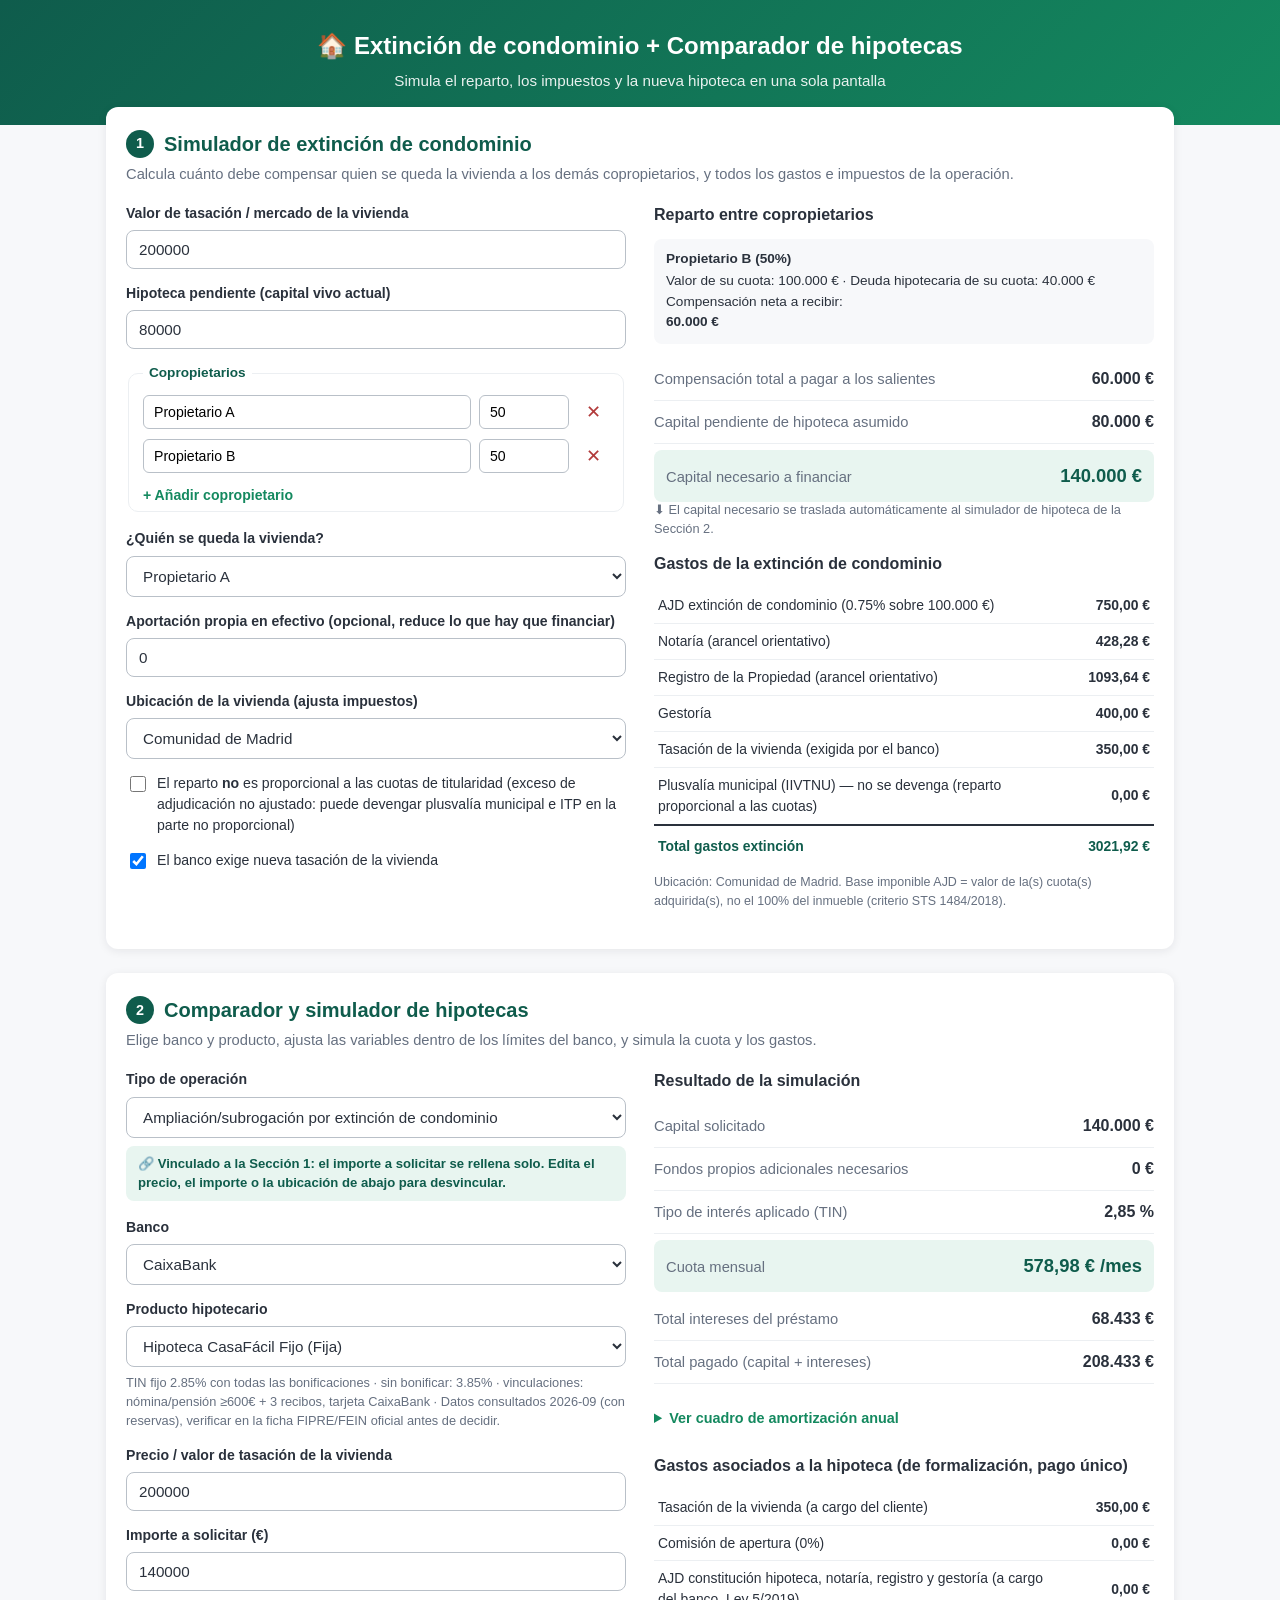
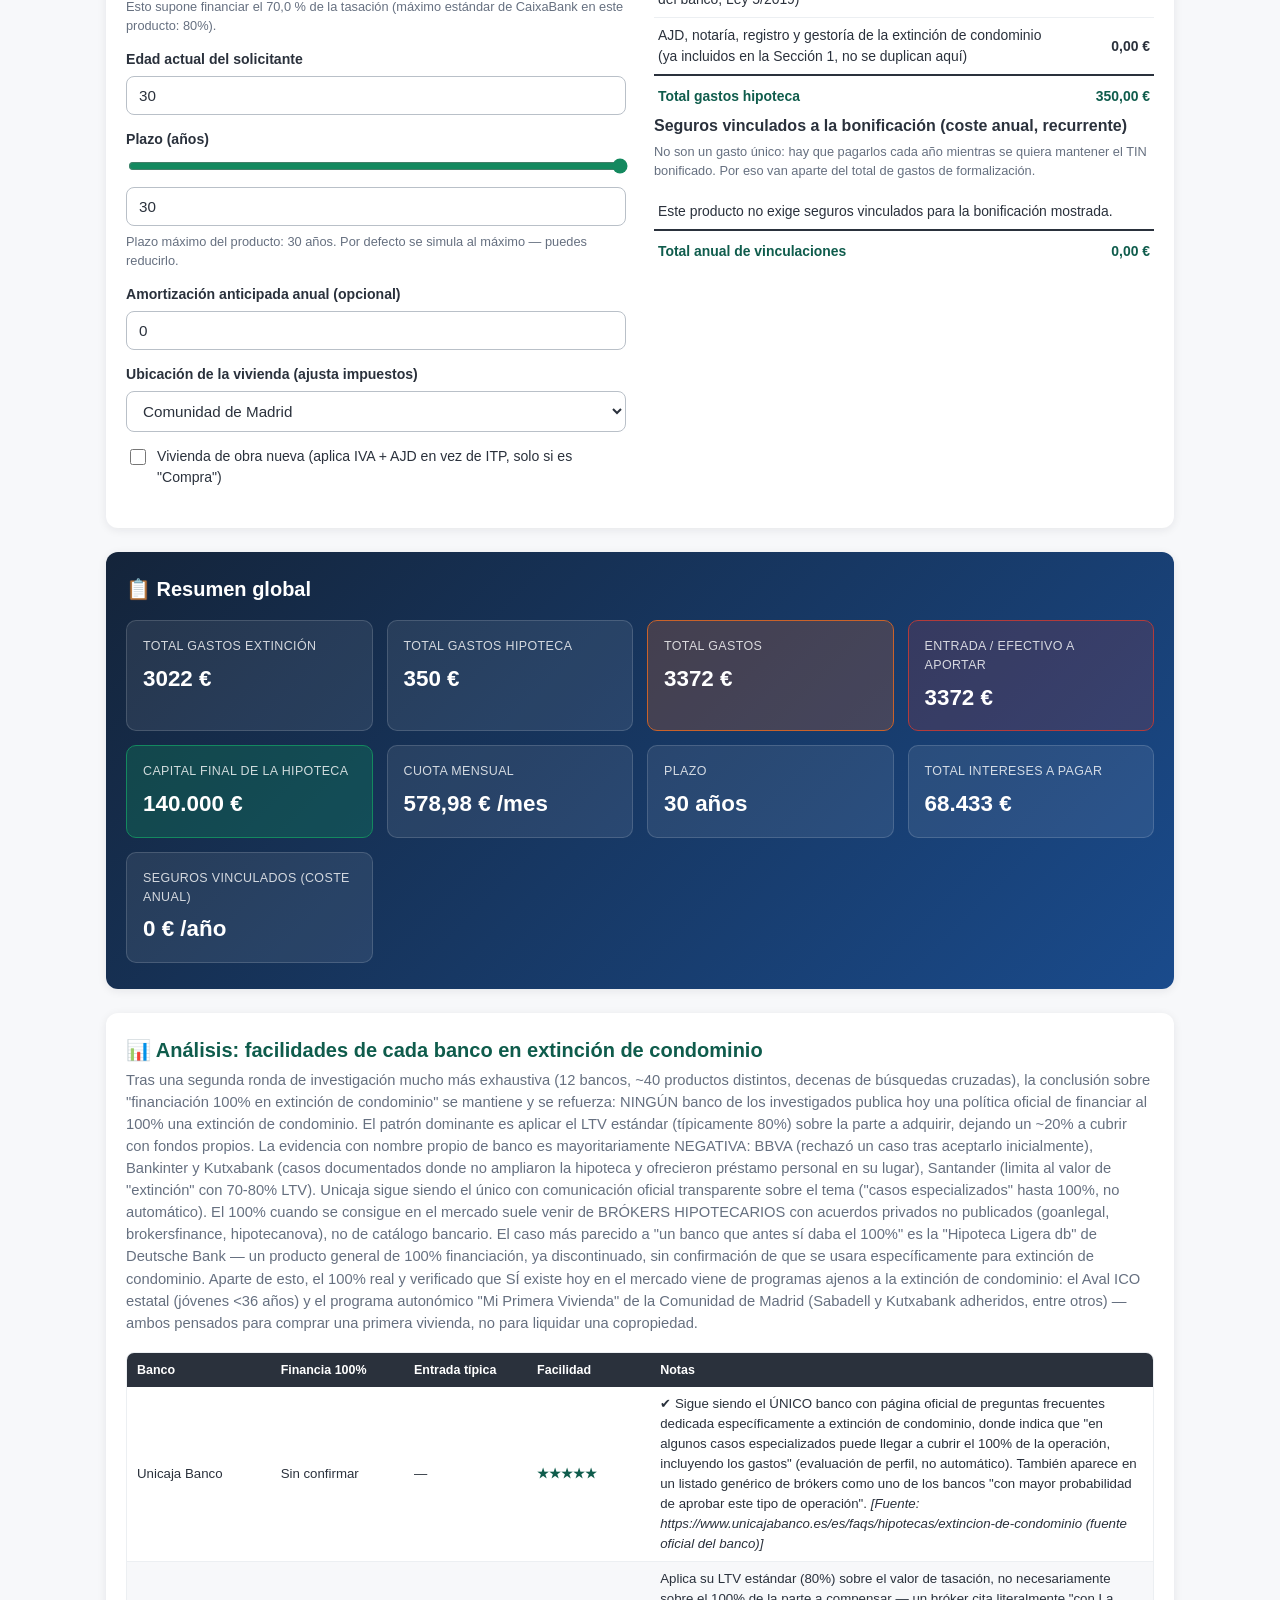
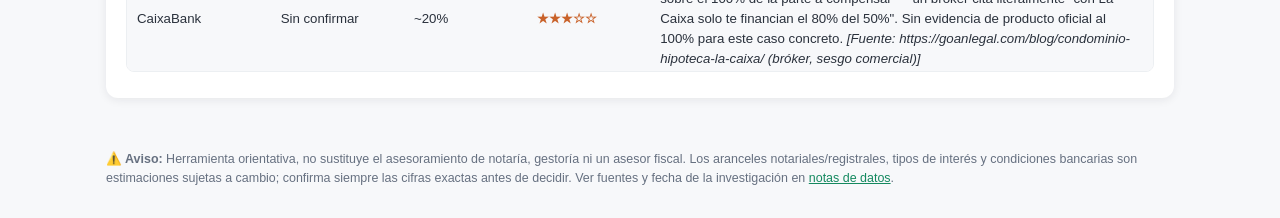
<file: hipoteca-extincion-condominio/index.html>
<!DOCTYPE html>
<html lang="es">
<head>
<meta charset="UTF-8">
<meta name="viewport" content="width=device-width, initial-scale=1, viewport-fit=cover">
<title>Simulador de Extinción de Condominio e Hipoteca</title>
<meta name="description" content="Simula una extinción de condominio real y compara hipotecas de los principales bancos españoles, con todos los gastos incluidos.">
<meta name="theme-color" content="#0f5c4c">
<link rel="manifest" href="manifest.json">
<link rel="icon" href="icons/icon-192.png">
<link rel="apple-touch-icon" href="icons/icon-192.png">
<link rel="stylesheet" href="css/style.css">
</head>
<body>

<header class="app-header">
  <h1>🏠 Extinción de condominio + Comparador de hipotecas</h1>
  <p class="subtitle">Simula el reparto, los impuestos y la nueva hipoteca en una sola pantalla</p>
</header>

<main>

  <!-- ===================== SECCIÓN 1: EXTINCIÓN DE CONDOMINIO ===================== -->
  <section id="seccion-extincion" class="panel">
    <h2><span class="badge">1</span> Simulador de extinción de condominio</h2>
    <p class="panel-desc">Calcula cuánto debe compensar quien se queda la vivienda a los demás copropietarios, y todos los gastos e impuestos de la operación.</p>

    <div class="grid-2col">
      <div class="form-col">

        <label>Valor de tasación / mercado de la vivienda
          <input type="number" id="ec-valor" value="200000" min="0" step="1000">
        </label>

        <label>Hipoteca pendiente (capital vivo actual)
          <input type="number" id="ec-hipoteca-pendiente" value="80000" min="0" step="1000">
        </label>

        <fieldset class="propietarios-fieldset">
          <legend>Copropietarios</legend>
          <div id="ec-propietarios-list"></div>
          <button type="button" id="ec-add-propietario" class="btn-link">+ Añadir copropietario</button>
        </fieldset>

        <label>¿Quién se queda la vivienda?
          <select id="ec-quien-se-queda"></select>
        </label>

        <label>Aportación propia en efectivo (opcional, reduce lo que hay que financiar)
          <input type="number" id="ec-aportacion" value="0" min="0" step="500">
        </label>

        <label>Ubicación de la vivienda (ajusta impuestos)
          <select id="ec-ubicacion">
            <option value="madrid" selected>Comunidad de Madrid</option>
            <option value="clm">Castilla-La Mancha — Guadalajara</option>
          </select>
        </label>

        <label class="checkbox-label">
          <input type="checkbox" id="ec-exceso-no-proporcional">
          <span>El reparto <strong>no</strong> es proporcional a las cuotas de titularidad (exceso de adjudicación no ajustado: puede devengar plusvalía municipal e ITP en la parte no proporcional)</span>
        </label>

        <label class="checkbox-label">
          <input type="checkbox" id="ec-requiere-tasacion" checked>
          <span>El banco exige nueva tasación de la vivienda</span>
        </label>
      </div>

      <div class="result-col">
        <h3>Reparto entre copropietarios</h3>
        <div id="ec-detalle-salientes" class="detalle-list"></div>

        <div class="stat-row"><span>Compensación total a pagar a los salientes</span><strong id="ec-compensacion-total">—</strong></div>
        <div class="stat-row"><span>Capital pendiente de hipoteca asumido</span><strong id="ec-hipoteca-asumida">—</strong></div>
        <div class="stat-row highlight"><span>Capital necesario a financiar</span><strong id="ec-capital-necesario">—</strong></div>

        <p class="hint">⬇ El capital necesario se traslada automáticamente al simulador de hipoteca de la Sección 2.</p>

        <h3>Gastos de la extinción de condominio</h3>
        <table class="tabla-gastos">
          <tbody id="ec-tabla-gastos"></tbody>
          <tfoot>
            <tr class="total-row"><td>Total gastos extinción</td><td id="ec-total-gastos">—</td></tr>
          </tfoot>
        </table>
        <p class="nota-fiscal" id="ec-nota-fiscal"></p>
      </div>
    </div>
  </section>

  <!-- ===================== SECCIÓN 2: COMPARADOR DE HIPOTECAS ===================== -->
  <section id="seccion-hipoteca" class="panel">
    <h2><span class="badge">2</span> Comparador y simulador de hipotecas</h2>
    <p class="panel-desc">Elige banco y producto, ajusta las variables dentro de los límites del banco, y simula la cuota y los gastos.</p>

    <div class="grid-2col">
      <div class="form-col">

        <label>Tipo de operación
          <select id="hi-tipo-operacion">
            <option value="extincion" selected>Ampliación/subrogación por extinción de condominio</option>
            <option value="compra">Compra de vivienda (hipoteca nueva)</option>
          </select>
        </label>

        <p id="hi-sync-status" class="sync-badge"></p>

        <label>Banco
          <select id="hi-banco"></select>
        </label>

        <label>Producto hipotecario
          <select id="hi-producto"></select>
        </label>
        <p class="hint" id="hi-producto-info"></p>

        <label>Precio / valor de tasación de la vivienda
          <input type="number" id="hi-precio" value="200000" min="0" step="1000">
        </label>

        <label>Importe a solicitar (€)
          <input type="number" id="hi-importe" value="160000" min="0" step="1000">
        </label>
        <p class="hint" id="hi-ltv-hint"></p>

        <label>Edad actual del solicitante
          <input type="number" id="hi-edad" value="30" min="18" max="85" step="1">
        </label>

        <label>Plazo (años)
          <input type="range" id="hi-plazo-range" min="1" max="40" value="30" step="1">
          <input type="number" id="hi-plazo" value="30" min="1" max="40" step="1">
        </label>
        <p class="hint" id="hi-plazo-hint"></p>

        <label>Amortización anticipada anual (opcional)
          <input type="number" id="hi-extra-anual" value="0" min="0" step="500">
        </label>

        <label>Ubicación de la vivienda (ajusta impuestos)
          <select id="hi-ubicacion">
            <option value="madrid" selected>Comunidad de Madrid</option>
            <option value="clm">Castilla-La Mancha — Guadalajara</option>
          </select>
        </label>

        <label class="checkbox-label">
          <input type="checkbox" id="hi-vivienda-nueva">
          <span>Vivienda de obra nueva (aplica IVA + AJD en vez de ITP, solo si es "Compra")</span>
        </label>
      </div>

      <div class="result-col">
        <h3>Resultado de la simulación</h3>
        <div class="stat-row"><span>Capital solicitado</span><strong id="hi-capital">—</strong></div>
        <div class="stat-row"><span id="hi-entrada-label">Entrada / fondos propios necesarios</span><strong id="hi-entrada">—</strong></div>
        <div class="stat-row"><span>Tipo de interés aplicado (TIN)</span><strong id="hi-tin">—</strong></div>
        <div class="stat-row highlight"><span>Cuota mensual</span><strong id="hi-cuota">—</strong></div>
        <div class="stat-row"><span>Total intereses del préstamo</span><strong id="hi-intereses">—</strong></div>
        <div class="stat-row"><span>Total pagado (capital + intereses)</span><strong id="hi-total-pagado">—</strong></div>

        <details class="tabla-amortizacion-details">
          <summary>Ver cuadro de amortización anual</summary>
          <div class="tabla-scroll">
            <table class="tabla-amortizacion">
              <thead><tr><th>Año</th><th>Cuota anual</th><th>Intereses</th><th>Amortizado</th><th>Pendiente</th></tr></thead>
              <tbody id="hi-tabla-amortizacion"></tbody>
            </table>
          </div>
        </details>

        <h3>Gastos asociados a la hipoteca (de formalización, pago único)</h3>
        <table class="tabla-gastos">
          <tbody id="hi-tabla-gastos"></tbody>
          <tfoot>
            <tr class="total-row"><td>Total gastos hipoteca</td><td id="hi-total-gastos">—</td></tr>
          </tfoot>
        </table>

        <h3>Seguros vinculados a la bonificación (coste anual, recurrente)</h3>
        <p class="hint">No son un gasto único: hay que pagarlos cada año mientras se quiera mantener el TIN bonificado. Por eso van aparte del total de gastos de formalización.</p>
        <table class="tabla-gastos">
          <tbody id="hi-tabla-vinculaciones"></tbody>
          <tfoot>
            <tr class="total-row"><td>Total anual de vinculaciones</td><td id="hi-total-vinculaciones">—</td></tr>
          </tfoot>
        </table>
      </div>
    </div>

  </section>

  <!-- ===================== RESUMEN GLOBAL ===================== -->
  <section id="seccion-resumen" class="panel resumen-global">
    <h2>📋 Resumen global</h2>
    <div class="cards-grid">
      <div class="card"><span>Total gastos extinción</span><strong id="rs-gastos-extincion">—</strong></div>
      <div class="card"><span>Total gastos hipoteca</span><strong id="rs-gastos-hipoteca">—</strong></div>
      <div class="card total-card"><span>TOTAL GASTOS</span><strong id="rs-total-gastos">—</strong></div>
      <div class="card entrada-card"><span>Entrada / efectivo a aportar</span><strong id="rs-entrada">—</strong></div>
      <div class="card capital-card"><span>Capital final de la hipoteca</span><strong id="rs-capital-final">—</strong></div>
      <div class="card"><span>Cuota mensual</span><strong id="rs-cuota">—</strong></div>
      <div class="card"><span>Plazo</span><strong id="rs-plazo">—</strong></div>
      <div class="card"><span>Total intereses a pagar</span><strong id="rs-intereses">—</strong></div>
      <div class="card"><span>Seguros vinculados (coste anual)</span><strong id="rs-vinculaciones">—</strong></div>
    </div>
  </section>

  <!-- ===================== ANÁLISIS DE BANCOS (extinción de condominio) ===================== -->
  <section id="seccion-analisis-bancos" class="panel analisis-bancos">
    <h2>📊 Análisis: facilidades de cada banco en extinción de condominio</h2>
    <p class="panel-desc">¿Qué banco financia el 100% de la compensación y cuál exige entrada? Datos recopilados de fuentes públicas y comparadores especializados (ver notas y disclaimer al pie).</p>
    <div class="tabla-scroll">
      <table class="tabla-bancos">
        <thead>
          <tr><th>Banco</th><th>Financia 100%</th><th>Entrada típica</th><th>Facilidad</th><th>Notas</th></tr>
        </thead>
        <tbody id="tabla-analisis-bancos"></tbody>
      </table>
    </div>
  </section>

</main>

<footer class="app-footer">
  <p><strong>⚠️ Aviso:</strong> Herramienta orientativa, no sustituye el asesoramiento de notaría, gestoría ni un asesor fiscal. Los aranceles notariales/registrales, tipos de interés y condiciones bancarias son estimaciones sujetas a cambio; confirma siempre las cifras exactas antes de decidir. Ver fuentes y fecha de la investigación en <a href="#" id="link-fuentes">notas de datos</a>.</p>
</footer>

<div id="fuentes-modal">
  <div class="modal-box">
    <button type="button" class="cerrar-modal" id="cerrar-fuentes">Cerrar ✕</button>
    <h3>Notas y fuentes de los datos</h3>
    <div id="fuentes-contenido"></div>
  </div>
</div>

<script src="js/calculos.js"></script>
<script src="js/fiscalidad-data.js"></script>
<script src="js/bancos-data.js"></script>
<script src="js/app.js"></script>
</body>
</html>
</file>
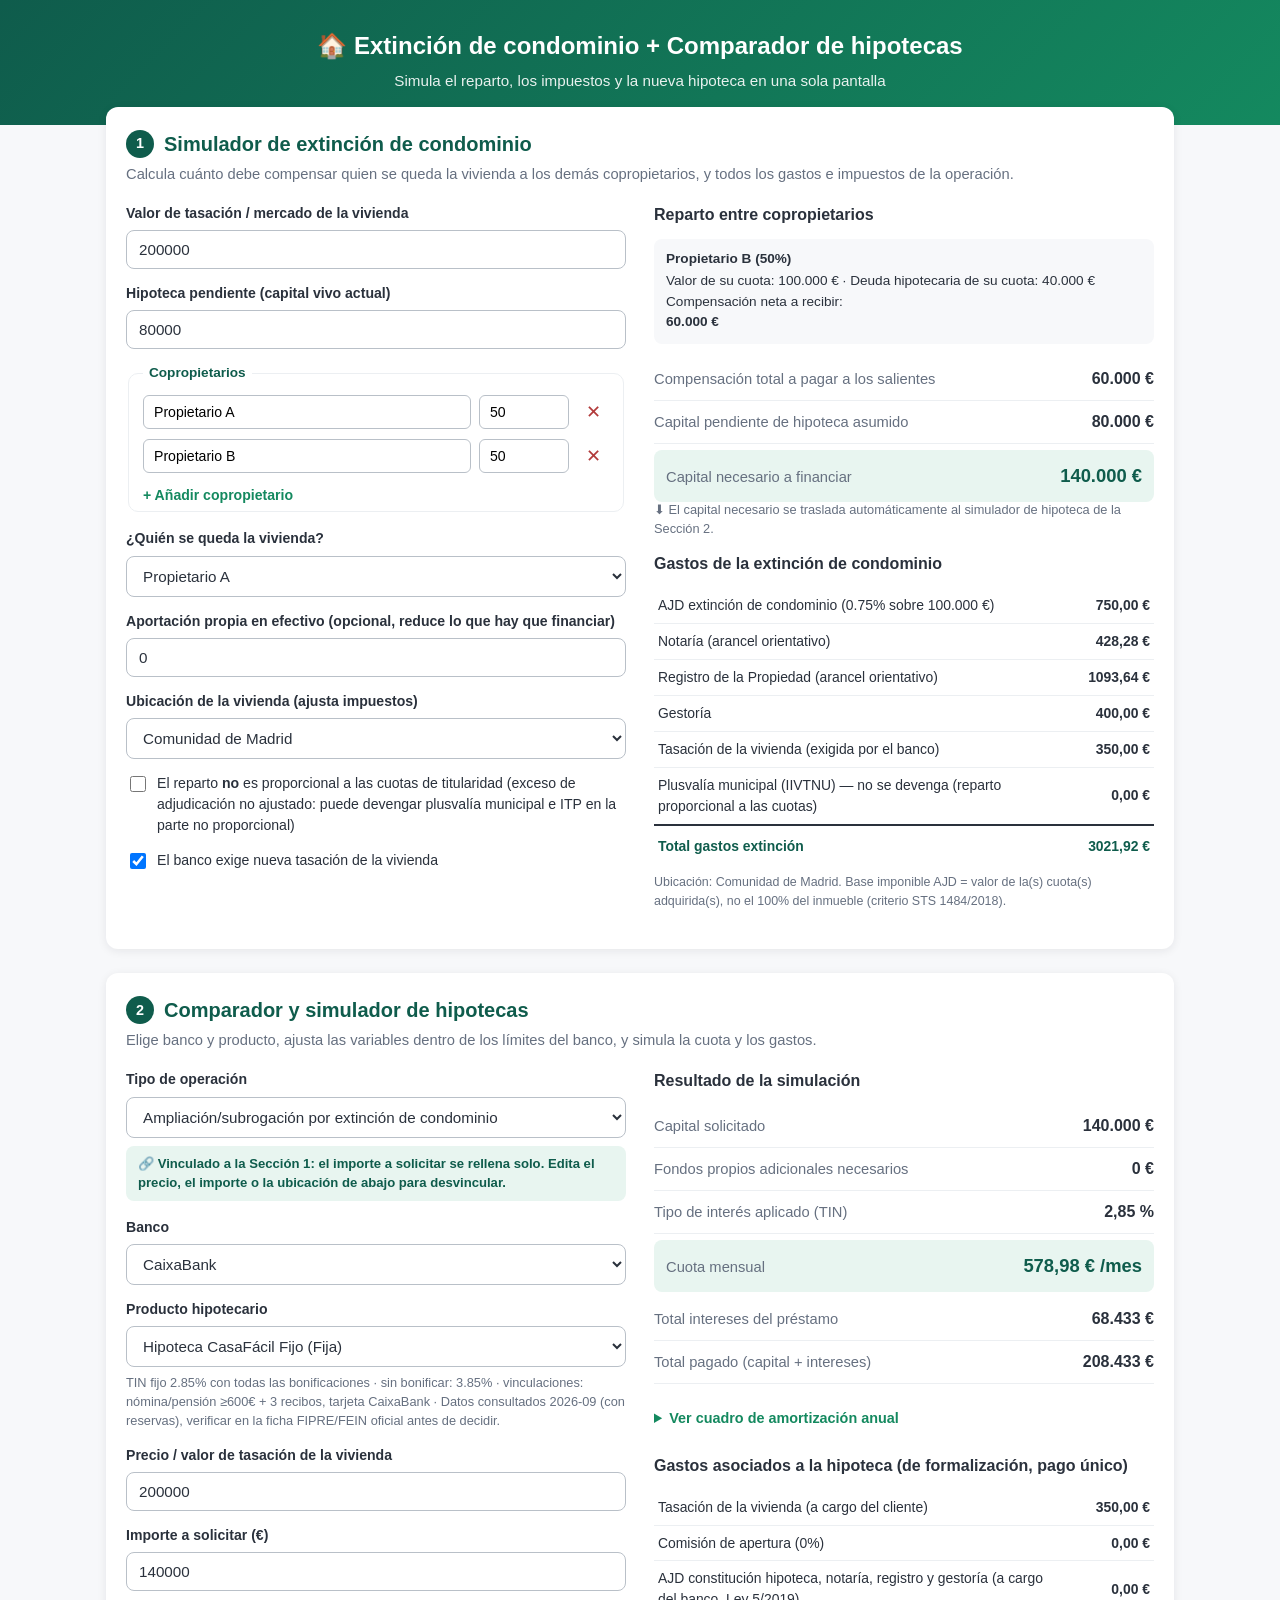
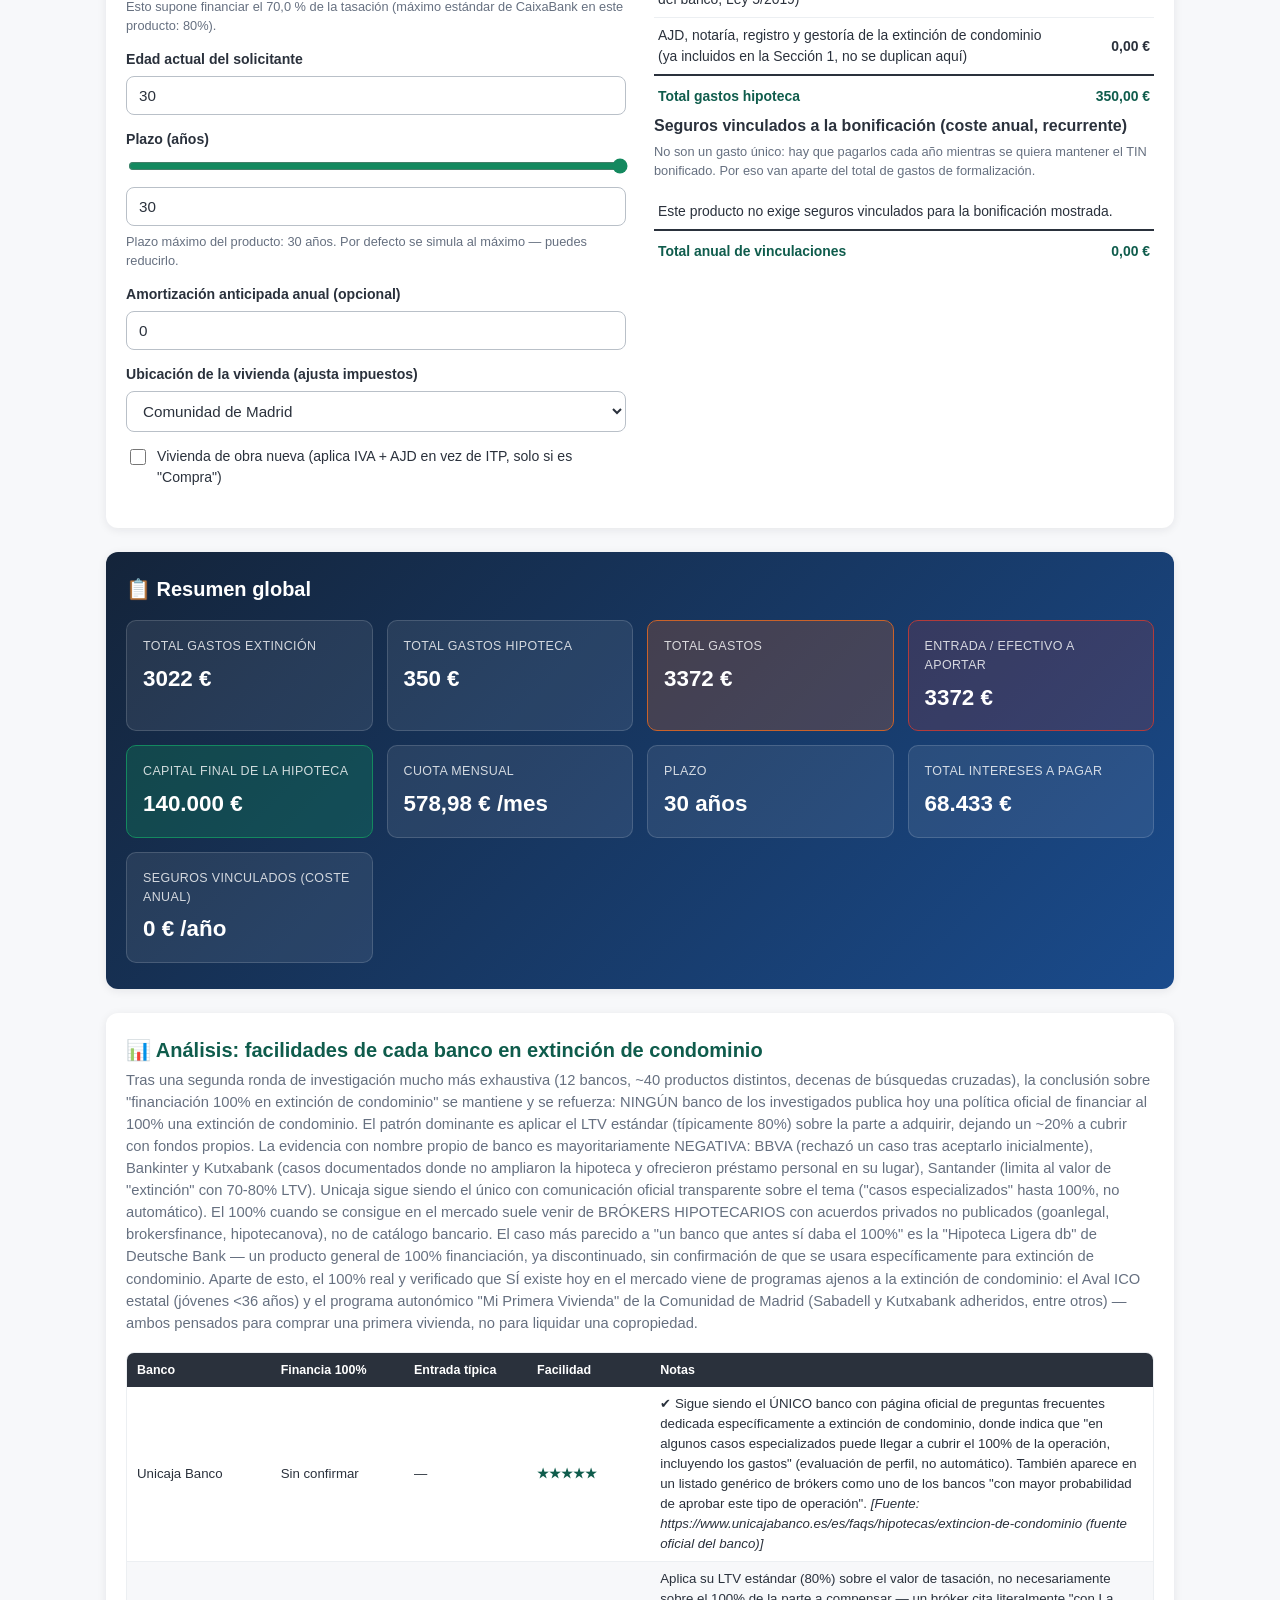
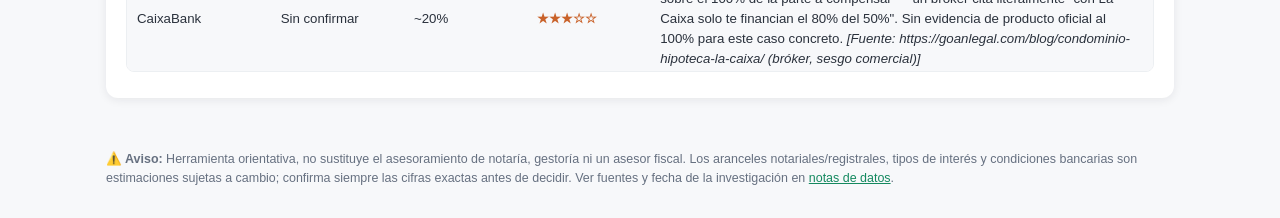
<file: hipoteca-extincion-condominio-standalone.html>
<!DOCTYPE html>
<html lang="es">
<head>
<meta charset="UTF-8">
<meta name="viewport" content="width=device-width, initial-scale=1, viewport-fit=cover">
<title>Simulador de Extinción de Condominio e Hipoteca</title>
<meta name="description" content="Simula una extinción de condominio real y compara hipotecas de los principales bancos españoles, con todos los gastos incluidos.">
<meta name="theme-color" content="#0f5c4c">
<style>
:root {
  --verde: #0f5c4c;
  --verde-claro: #14895f;
  --verde-fondo: #e8f5f0;
  --azul: #1a4b8c;
  --naranja: #c9622a;
  --gris-100: #f7f8fa;
  --gris-200: #eceff2;
  --gris-400: #b9c0c8;
  --gris-600: #667080;
  --gris-800: #2a313c;
  --rojo: #b23b3b;
  --radio: 12px;
  --sombra: 0 2px 10px rgba(20, 30, 40, 0.08);
  font-size: 16px;
}

* { box-sizing: border-box; }

html { overflow-x: hidden; }
body {
  margin: 0;
  overflow-x: hidden;
  max-width: 100vw;
  font-family: -apple-system, BlinkMacSystemFont, "Segoe UI", Roboto, Helvetica, Arial, sans-serif;
  background: var(--gris-100);
  color: var(--gris-800);
  line-height: 1.5;
  -webkit-font-smoothing: antialiased;
}

.app-header {
  background: linear-gradient(135deg, var(--verde) 0%, var(--verde-claro) 100%);
  color: #fff;
  padding: 28px 20px 32px;
  text-align: center;
}
.app-header h1 { margin: 0 0 6px; font-size: 1.5rem; }
.app-header .subtitle { margin: 0; opacity: 0.9; font-size: 0.95rem; }

main {
  max-width: 1100px;
  margin: -18px auto 0;
  padding: 0 16px 40px;
  display: flex;
  flex-direction: column;
  gap: 24px;
}

.panel {
  background: #fff;
  border-radius: var(--radio);
  box-shadow: var(--sombra);
  padding: 22px 20px 26px;
}

.panel h2 {
  display: flex;
  align-items: center;
  gap: 10px;
  font-size: 1.25rem;
  margin: 0 0 4px;
  color: var(--verde);
}
.badge {
  display: inline-flex;
  align-items: center;
  justify-content: center;
  width: 28px; height: 28px;
  border-radius: 50%;
  background: var(--verde);
  color: #fff;
  font-size: 0.9rem;
  flex-shrink: 0;
}
.panel-desc { color: var(--gris-600); margin: 4px 0 18px; font-size: 0.92rem; }

.grid-2col {
  display: grid;
  grid-template-columns: 1fr 1fr;
  gap: 28px;
}
@media (max-width: 760px) {
  .grid-2col { grid-template-columns: 1fr; }
}

label {
  display: block;
  font-size: 0.88rem;
  font-weight: 600;
  color: var(--gris-800);
  margin-bottom: 14px;
}
label input[type="number"],
label input[type="text"],
select {
  display: block;
  width: 100%;
  margin-top: 6px;
  padding: 10px 12px;
  border: 1px solid var(--gris-400);
  border-radius: 8px;
  font-size: 0.95rem;
  font-weight: 400;
  background: #fff;
  color: var(--gris-800);
}
label input[type="range"] {
  width: 100%;
  margin-top: 8px;
  accent-color: var(--verde-claro);
}
.checkbox-label {
  display: flex;
  align-items: flex-start;
  gap: 8px;
  font-weight: 400;
  font-size: 0.88rem;
}
.checkbox-label input { margin-top: 3px; width: 16px; height: 16px; flex-shrink: 0; }

.hint {
  margin: -8px 0 14px;
  font-size: 0.8rem;
  color: var(--gris-600);
}

.sync-badge {
  font-size: 0.82rem;
  font-weight: 600;
  padding: 8px 12px;
  border-radius: 8px;
  background: var(--verde-fondo);
  color: var(--verde);
  margin: -6px 0 16px;
}
.sync-badge.desvinculado {
  background: #fdf1e7;
  color: var(--naranja);
}
.sync-badge .btn-link { font-size: 0.82rem; }

.hint-warning {
  color: var(--naranja);
  font-weight: 600;
}

.btn-link {
  background: none;
  border: none;
  color: var(--verde-claro);
  font-weight: 600;
  cursor: pointer;
  padding: 4px 0;
  font-size: 0.88rem;
}
.btn-secondary {
  width: 100%;
  padding: 10px 14px;
  margin: 6px 0 20px;
  background: var(--verde-fondo);
  border: 1px solid var(--verde-claro);
  color: var(--verde);
  border-radius: 8px;
  font-weight: 600;
  cursor: pointer;
  font-size: 0.88rem;
}
.btn-secondary:hover { background: #d6efe5; }

fieldset.propietarios-fieldset {
  border: 1px solid var(--gris-200);
  border-radius: 10px;
  padding: 12px 14px 4px;
  margin-bottom: 16px;
}
fieldset.propietarios-fieldset legend {
  font-weight: 700;
  padding: 0 6px;
  font-size: 0.85rem;
  color: var(--verde);
}
.propietario-row {
  display: grid;
  grid-template-columns: minmax(0, 1fr) 90px 32px;
  gap: 8px;
  align-items: center;
  margin-bottom: 10px;
}
.propietario-row input { width: 100%; min-width: 0; padding: 8px 10px; border: 1px solid var(--gris-400); border-radius: 6px; font-size: 0.88rem; box-sizing: border-box; }
.propietario-row .btn-remove {
  background: none; border: none; color: var(--rojo); font-size: 1.1rem; cursor: pointer;
  width: 32px; height: 32px;
}

.result-col h3 {
  font-size: 1rem;
  color: var(--gris-800);
  margin: 0 0 12px;
}
.detalle-list { margin-bottom: 14px; }
.detalle-item {
  background: var(--gris-100);
  border-radius: 8px;
  padding: 10px 12px;
  margin-bottom: 8px;
  font-size: 0.85rem;
}
.detalle-item strong { display: block; margin-bottom: 2px; }

.stat-row {
  display: flex;
  justify-content: space-between;
  align-items: baseline;
  padding: 9px 0;
  border-bottom: 1px solid var(--gris-200);
  font-size: 0.92rem;
}
.stat-row span { color: var(--gris-600); }
.stat-row strong { font-size: 1rem; color: var(--gris-800); }
.stat-row.highlight {
  background: var(--verde-fondo);
  border-radius: 8px;
  padding: 12px;
  margin: 6px 0;
  border-bottom: none;
}
.stat-row.highlight strong { color: var(--verde); font-size: 1.15rem; }

table.tabla-gastos { width: 100%; border-collapse: collapse; font-size: 0.87rem; margin-top: 6px; table-layout: fixed; }
table.tabla-gastos td { padding: 7px 4px; border-bottom: 1px solid var(--gris-200); overflow-wrap: anywhere; }
table.tabla-gastos td:last-child { width: 92px; text-align: right; font-weight: 600; white-space: nowrap; }
table.tabla-gastos tr.total-row td { font-weight: 700; border-top: 2px solid var(--gris-800); border-bottom: none; padding-top: 10px; color: var(--verde); }
.nota-fiscal { font-size: 0.78rem; color: var(--gris-600); margin-top: 10px; }

details.tabla-amortizacion-details { margin: 18px 0; }
details summary {
  cursor: pointer; font-weight: 600; color: var(--verde-claro); font-size: 0.9rem; padding: 6px 0;
}
.tabla-scroll { max-height: 320px; overflow-y: auto; overflow-x: auto; margin-top: 8px; border: 1px solid var(--gris-200); border-radius: 8px; }
table.tabla-amortizacion, table.tabla-bancos { width: 100%; border-collapse: collapse; font-size: 0.83rem; }
table.tabla-amortizacion th, table.tabla-bancos th {
  position: sticky; top: 0; background: var(--gris-800); color: #fff; padding: 8px 10px; text-align: left; font-size: 0.78rem;
}
table.tabla-amortizacion td { padding: 7px 10px; border-bottom: 1px solid var(--gris-200); white-space: nowrap; }
table.tabla-bancos td { padding: 7px 10px; border-bottom: 1px solid var(--gris-200); white-space: normal; overflow-wrap: anywhere; }
table.tabla-amortizacion tr:nth-child(even), table.tabla-bancos tr:nth-child(even) { background: var(--gris-100); }

/* La tabla de bancos tiene una columna de texto largo (Notas): sin table-layout:fixed
   el navegador intenta ensanchar la tabla para no partir ese texto, y eso desborda
   la página en móvil. Con columnas de ancho fijo en %, el texto se ve obligado a
   envolver dentro de su columna en vez de estirar la tabla entera. */
table.tabla-bancos { table-layout: fixed; min-width: 640px; }
table.tabla-bancos th:nth-child(1), table.tabla-bancos td:nth-child(1) { width: 14%; }
table.tabla-bancos th:nth-child(2), table.tabla-bancos td:nth-child(2) { width: 13%; }
table.tabla-bancos th:nth-child(3), table.tabla-bancos td:nth-child(3) { width: 12%; }
table.tabla-bancos th:nth-child(4), table.tabla-bancos td:nth-child(4) { width: 12%; }
table.tabla-bancos th:nth-child(5), table.tabla-bancos td:nth-child(5) { width: 49%; }
/* Contenedores flex/grid no encogen por debajo del contenido de una tabla salvo que
   se les diga explícitamente; sin esto, la tabla ancha desborda toda la página en
   móvil aunque su propio contenedor tenga overflow-x:auto. */
main, .panel, .grid-2col, .form-col, .result-col { min-width: 0; }

td.facilidad-alta { color: var(--verde); font-weight: 700; }
td.facilidad-media { color: var(--naranja); font-weight: 700; }
td.facilidad-baja { color: var(--rojo); font-weight: 700; }

.resumen-global { background: linear-gradient(135deg, #14243a 0%, #1a4b8c 100%); color: #fff; }
.resumen-global h2 { color: #fff; }
.cards-grid {
  display: grid;
  grid-template-columns: repeat(auto-fit, minmax(200px, 1fr));
  gap: 14px;
  margin-top: 16px;
}
.card {
  background: rgba(255,255,255,0.08);
  border: 1px solid rgba(255,255,255,0.15);
  border-radius: 10px;
  padding: 16px;
}
.card span { display: block; font-size: 0.78rem; opacity: 0.8; margin-bottom: 6px; text-transform: uppercase; letter-spacing: 0.03em; }
.card strong { font-size: 1.4rem; }
.card.total-card { background: rgba(201, 98, 42, 0.25); border-color: var(--naranja); }
.card.entrada-card { background: rgba(178, 59, 59, 0.2); border-color: var(--rojo); }
.card.capital-card { background: rgba(15, 138, 90, 0.3); border-color: var(--verde-claro); }

.app-footer {
  max-width: 1100px;
  margin: 0 auto 30px;
  padding: 0 16px;
  font-size: 0.78rem;
  color: var(--gris-600);
}
.app-footer a { color: var(--verde-claro); }

#fuentes-modal {
  position: fixed; inset: 0; background: rgba(0,0,0,0.5);
  display: none; align-items: center; justify-content: center; padding: 20px; z-index: 50;
}
#fuentes-modal.open { display: flex; }
#fuentes-modal .modal-box {
  background: #fff; border-radius: 12px; padding: 22px; max-width: 640px; max-height: 80vh; overflow-y: auto;
}
#fuentes-modal .modal-box h3 { margin-top: 0; color: var(--verde); }
#fuentes-modal .modal-box ul { padding-left: 18px; font-size: 0.85rem; }
#fuentes-modal .modal-box a { color: var(--verde-claro); }
#fuentes-modal .cerrar-modal {
  float: right; background: var(--gris-200); border: none; border-radius: 6px; padding: 6px 10px; cursor: pointer;
}

</style>
</head>
<body>

<header class="app-header">
  <h1>🏠 Extinción de condominio + Comparador de hipotecas</h1>
  <p class="subtitle">Simula el reparto, los impuestos y la nueva hipoteca en una sola pantalla</p>
</header>

<main>

  <!-- ===================== SECCIÓN 1: EXTINCIÓN DE CONDOMINIO ===================== -->
  <section id="seccion-extincion" class="panel">
    <h2><span class="badge">1</span> Simulador de extinción de condominio</h2>
    <p class="panel-desc">Calcula cuánto debe compensar quien se queda la vivienda a los demás copropietarios, y todos los gastos e impuestos de la operación.</p>

    <div class="grid-2col">
      <div class="form-col">

        <label>Valor de tasación / mercado de la vivienda
          <input type="number" id="ec-valor" value="200000" min="0" step="1000">
        </label>

        <label>Hipoteca pendiente (capital vivo actual)
          <input type="number" id="ec-hipoteca-pendiente" value="80000" min="0" step="1000">
        </label>

        <fieldset class="propietarios-fieldset">
          <legend>Copropietarios</legend>
          <div id="ec-propietarios-list"></div>
          <button type="button" id="ec-add-propietario" class="btn-link">+ Añadir copropietario</button>
        </fieldset>

        <label>¿Quién se queda la vivienda?
          <select id="ec-quien-se-queda"></select>
        </label>

        <label>Aportación propia en efectivo (opcional, reduce lo que hay que financiar)
          <input type="number" id="ec-aportacion" value="0" min="0" step="500">
        </label>

        <label>Ubicación de la vivienda (ajusta impuestos)
          <select id="ec-ubicacion">
            <option value="madrid" selected>Comunidad de Madrid</option>
            <option value="clm">Castilla-La Mancha — Guadalajara</option>
          </select>
        </label>

        <label class="checkbox-label">
          <input type="checkbox" id="ec-exceso-no-proporcional">
          <span>El reparto <strong>no</strong> es proporcional a las cuotas de titularidad (exceso de adjudicación no ajustado: puede devengar plusvalía municipal e ITP en la parte no proporcional)</span>
        </label>

        <label class="checkbox-label">
          <input type="checkbox" id="ec-requiere-tasacion" checked>
          <span>El banco exige nueva tasación de la vivienda</span>
        </label>
      </div>

      <div class="result-col">
        <h3>Reparto entre copropietarios</h3>
        <div id="ec-detalle-salientes" class="detalle-list"></div>

        <div class="stat-row"><span>Compensación total a pagar a los salientes</span><strong id="ec-compensacion-total">—</strong></div>
        <div class="stat-row"><span>Capital pendiente de hipoteca asumido</span><strong id="ec-hipoteca-asumida">—</strong></div>
        <div class="stat-row highlight"><span>Capital necesario a financiar</span><strong id="ec-capital-necesario">—</strong></div>

        <p class="hint">⬇ El capital necesario se traslada automáticamente al simulador de hipoteca de la Sección 2.</p>

        <h3>Gastos de la extinción de condominio</h3>
        <table class="tabla-gastos">
          <tbody id="ec-tabla-gastos"></tbody>
          <tfoot>
            <tr class="total-row"><td>Total gastos extinción</td><td id="ec-total-gastos">—</td></tr>
          </tfoot>
        </table>
        <p class="nota-fiscal" id="ec-nota-fiscal"></p>
      </div>
    </div>
  </section>

  <!-- ===================== SECCIÓN 2: COMPARADOR DE HIPOTECAS ===================== -->
  <section id="seccion-hipoteca" class="panel">
    <h2><span class="badge">2</span> Comparador y simulador de hipotecas</h2>
    <p class="panel-desc">Elige banco y producto, ajusta las variables dentro de los límites del banco, y simula la cuota y los gastos.</p>

    <div class="grid-2col">
      <div class="form-col">

        <label>Tipo de operación
          <select id="hi-tipo-operacion">
            <option value="extincion" selected>Ampliación/subrogación por extinción de condominio</option>
            <option value="compra">Compra de vivienda (hipoteca nueva)</option>
          </select>
        </label>

        <p id="hi-sync-status" class="sync-badge"></p>

        <label>Banco
          <select id="hi-banco"></select>
        </label>

        <label>Producto hipotecario
          <select id="hi-producto"></select>
        </label>
        <p class="hint" id="hi-producto-info"></p>

        <label>Precio / valor de tasación de la vivienda
          <input type="number" id="hi-precio" value="200000" min="0" step="1000">
        </label>

        <label>Importe a solicitar (€)
          <input type="number" id="hi-importe" value="160000" min="0" step="1000">
        </label>
        <p class="hint" id="hi-ltv-hint"></p>

        <label>Edad actual del solicitante
          <input type="number" id="hi-edad" value="30" min="18" max="85" step="1">
        </label>

        <label>Plazo (años)
          <input type="range" id="hi-plazo-range" min="1" max="40" value="30" step="1">
          <input type="number" id="hi-plazo" value="30" min="1" max="40" step="1">
        </label>
        <p class="hint" id="hi-plazo-hint"></p>

        <label>Amortización anticipada anual (opcional)
          <input type="number" id="hi-extra-anual" value="0" min="0" step="500">
        </label>

        <label>Ubicación de la vivienda (ajusta impuestos)
          <select id="hi-ubicacion">
            <option value="madrid" selected>Comunidad de Madrid</option>
            <option value="clm">Castilla-La Mancha — Guadalajara</option>
          </select>
        </label>

        <label class="checkbox-label">
          <input type="checkbox" id="hi-vivienda-nueva">
          <span>Vivienda de obra nueva (aplica IVA + AJD en vez de ITP, solo si es "Compra")</span>
        </label>
      </div>

      <div class="result-col">
        <h3>Resultado de la simulación</h3>
        <div class="stat-row"><span>Capital solicitado</span><strong id="hi-capital">—</strong></div>
        <div class="stat-row"><span id="hi-entrada-label">Entrada / fondos propios necesarios</span><strong id="hi-entrada">—</strong></div>
        <div class="stat-row"><span>Tipo de interés aplicado (TIN)</span><strong id="hi-tin">—</strong></div>
        <div class="stat-row highlight"><span>Cuota mensual</span><strong id="hi-cuota">—</strong></div>
        <div class="stat-row"><span>Total intereses del préstamo</span><strong id="hi-intereses">—</strong></div>
        <div class="stat-row"><span>Total pagado (capital + intereses)</span><strong id="hi-total-pagado">—</strong></div>

        <details class="tabla-amortizacion-details">
          <summary>Ver cuadro de amortización anual</summary>
          <div class="tabla-scroll">
            <table class="tabla-amortizacion">
              <thead><tr><th>Año</th><th>Cuota anual</th><th>Intereses</th><th>Amortizado</th><th>Pendiente</th></tr></thead>
              <tbody id="hi-tabla-amortizacion"></tbody>
            </table>
          </div>
        </details>

        <h3>Gastos asociados a la hipoteca (de formalización, pago único)</h3>
        <table class="tabla-gastos">
          <tbody id="hi-tabla-gastos"></tbody>
          <tfoot>
            <tr class="total-row"><td>Total gastos hipoteca</td><td id="hi-total-gastos">—</td></tr>
          </tfoot>
        </table>

        <h3>Seguros vinculados a la bonificación (coste anual, recurrente)</h3>
        <p class="hint">No son un gasto único: hay que pagarlos cada año mientras se quiera mantener el TIN bonificado. Por eso van aparte del total de gastos de formalización.</p>
        <table class="tabla-gastos">
          <tbody id="hi-tabla-vinculaciones"></tbody>
          <tfoot>
            <tr class="total-row"><td>Total anual de vinculaciones</td><td id="hi-total-vinculaciones">—</td></tr>
          </tfoot>
        </table>
      </div>
    </div>

  </section>

  <!-- ===================== RESUMEN GLOBAL ===================== -->
  <section id="seccion-resumen" class="panel resumen-global">
    <h2>📋 Resumen global</h2>
    <div class="cards-grid">
      <div class="card"><span>Total gastos extinción</span><strong id="rs-gastos-extincion">—</strong></div>
      <div class="card"><span>Total gastos hipoteca</span><strong id="rs-gastos-hipoteca">—</strong></div>
      <div class="card total-card"><span>TOTAL GASTOS</span><strong id="rs-total-gastos">—</strong></div>
      <div class="card entrada-card"><span>Entrada / efectivo a aportar</span><strong id="rs-entrada">—</strong></div>
      <div class="card capital-card"><span>Capital final de la hipoteca</span><strong id="rs-capital-final">—</strong></div>
      <div class="card"><span>Cuota mensual</span><strong id="rs-cuota">—</strong></div>
      <div class="card"><span>Plazo</span><strong id="rs-plazo">—</strong></div>
      <div class="card"><span>Total intereses a pagar</span><strong id="rs-intereses">—</strong></div>
      <div class="card"><span>Seguros vinculados (coste anual)</span><strong id="rs-vinculaciones">—</strong></div>
    </div>
  </section>

  <!-- ===================== ANÁLISIS DE BANCOS (extinción de condominio) ===================== -->
  <section id="seccion-analisis-bancos" class="panel analisis-bancos">
    <h2>📊 Análisis: facilidades de cada banco en extinción de condominio</h2>
    <p class="panel-desc">¿Qué banco financia el 100% de la compensación y cuál exige entrada? Datos recopilados de fuentes públicas y comparadores especializados (ver notas y disclaimer al pie).</p>
    <div class="tabla-scroll">
      <table class="tabla-bancos">
        <thead>
          <tr><th>Banco</th><th>Financia 100%</th><th>Entrada típica</th><th>Facilidad</th><th>Notas</th></tr>
        </thead>
        <tbody id="tabla-analisis-bancos"></tbody>
      </table>
    </div>
  </section>

</main>

<footer class="app-footer">
  <p><strong>⚠️ Aviso:</strong> Herramienta orientativa, no sustituye el asesoramiento de notaría, gestoría ni un asesor fiscal. Los aranceles notariales/registrales, tipos de interés y condiciones bancarias son estimaciones sujetas a cambio; confirma siempre las cifras exactas antes de decidir. Ver fuentes y fecha de la investigación en <a href="#" id="link-fuentes">notas de datos</a>.</p>
</footer>

<div id="fuentes-modal">
  <div class="modal-box">
    <button type="button" class="cerrar-modal" id="cerrar-fuentes">Cerrar ✕</button>
    <h3>Notas y fuentes de los datos</h3>
    <div id="fuentes-contenido"></div>
  </div>
</div>

<script>
/* Motor de cálculo: amortización francesa, aranceles notariales/registrales
   orientativos y lógica de extinción de condominio. Sin dependencias. */

const Calc = (() => {

  function euro(n) {
    if (!isFinite(n)) return '—';
    return n.toLocaleString('es-ES', { style: 'currency', currency: 'EUR', maximumFractionDigits: 0 });
  }
  function euro2(n) {
    if (!isFinite(n)) return '—';
    return n.toLocaleString('es-ES', { style: 'currency', currency: 'EUR', maximumFractionDigits: 2 });
  }
  function pct(n, dec = 2) {
    if (!isFinite(n)) return '—';
    return n.toLocaleString('es-ES', { minimumFractionDigits: dec, maximumFractionDigits: dec }) + ' %';
  }

  // Arancel notarial orientativo (escala RD 1426/1989 simplificada, tipos marginales por tramo de cuantía)
  function arancelNotarial(valor) {
    if (valor <= 0) return 90.15;
    const tramos = [
      { limite: 6010.12, base: 90.15, tipo: 0 },
      { limite: 30050.61, base: 90.15, tipo: 0.0045 },
      { limite: 60101.21, base: 90.15 + 0.0045 * (30050.61 - 6010.12), tipo: 0.003 },
      { limite: 150253.03, base: 90.15 + 0.0045 * (30050.61 - 6010.12) + 0.003 * (60101.21 - 30050.61), tipo: 0.002 },
      { limite: 601012.10, base: 90.15 + 0.0045 * (30050.61 - 6010.12) + 0.003 * (60101.21 - 30050.61) + 0.002 * (150253.03 - 60101.21), tipo: 0.001 },
      { limite: Infinity, base: 90.15 + 0.0045 * (30050.61 - 6010.12) + 0.003 * (60101.21 - 30050.61) + 0.002 * (150253.03 - 60101.21) + 0.001 * (601012.10 - 150253.03), tipo: 0.00065 },
    ];
    let honorario = 90.15;
    for (let i = 0; i < tramos.length; i++) {
      const inf = i === 0 ? 0 : tramos[i - 1].limite;
      if (valor > inf) {
        const tramoActual = tramos[i];
        const excesoInf = i === 0 ? 0 : inf;
        honorario = tramoActual.base + tramoActual.tipo * (Math.min(valor, tramoActual.limite) - excesoInf);
      }
    }
    // Suplidos aproximados: folios, copias, diligencias
    const suplidos = 60;
    return Math.round((honorario + suplidos) * 100) / 100;
  }

  // Arancel registral orientativo (escala RD 1427/1989 simplificada)
  function arancelRegistral(valor) {
    if (valor <= 0) return 24.04;
    const tramos = [
      { limite: 6010.12, base: 24.04, tipo: 0 },
      { limite: 30050.61, base: 24.04, tipo: 0.0175 },
      { limite: 60101.21, base: 24.04 + 0.0175 * (30050.61 - 6010.12), tipo: 0.0125 },
      { limite: 150253.03, base: 24.04 + 0.0175 * (30050.61 - 6010.12) + 0.0125 * (60101.21 - 30050.61), tipo: 0.0075 },
      { limite: 601012.10, base: 24.04 + 0.0175 * (30050.61 - 6010.12) + 0.0125 * (60101.21 - 30050.61) + 0.0075 * (150253.03 - 60101.21), tipo: 0.003 },
      { limite: Infinity, base: 24.04 + 0.0175 * (30050.61 - 6010.12) + 0.0125 * (60101.21 - 30050.61) + 0.0075 * (150253.03 - 60101.21) + 0.003 * (601012.10 - 150253.03), tipo: 0.002 },
    ];
    let honorario = 24.04;
    for (let i = 0; i < tramos.length; i++) {
      const inf = i === 0 ? 0 : tramos[i - 1].limite;
      if (valor > inf) {
        const tramoActual = tramos[i];
        const excesoInf = i === 0 ? 0 : inf;
        honorario = tramoActual.base + tramoActual.tipo * (Math.min(valor, tramoActual.limite) - excesoInf);
      }
    }
    // Bonificación legal habitual del 5% sobre honorarios + suplidos aprox
    honorario = honorario * 0.95;
    const suplidos = 30;
    return Math.round((honorario + suplidos) * 100) / 100;
  }

  // Sistema de amortización francés (cuota constante)
  function amortizacionFrancesa(capital, tinAnualPct, anios, extraAnual = 0) {
    const n = Math.round(anios * 12);
    const i = (tinAnualPct / 100) / 12;
    if (capital <= 0 || n <= 0) {
      return { cuotaMensual: 0, totalIntereses: 0, totalPagado: 0, tablaAnual: [], anosReales: 0 };
    }
    const cuota = i === 0 ? capital / n : capital * i / (1 - Math.pow(1 + i, -n));
    let pendiente = capital;
    let totalIntereses = 0;
    let totalAmortizado = 0;
    const tablaAnual = [];
    let mes = 0;
    let anio = 0;
    while (pendiente > 0.5 && mes < n + 1200) {
      let interesesAnio = 0;
      let amortizadoAnio = 0;
      let cuotaAnio = 0;
      anio++;
      for (let m = 1; m <= 12 && pendiente > 0.5 && mes < n; m++) {
        mes++;
        const interesMes = pendiente * i;
        let amortMes = cuota - interesMes;
        if (amortMes > pendiente) amortMes = pendiente;
        pendiente -= amortMes;
        interesesAnio += interesMes;
        amortizadoAnio += amortMes;
        cuotaAnio += (interesMes + amortMes);
      }
      // amortización anticipada anual opcional (reduce capital, no reduce plazo -> reduce cuota futura recalculando)
      if (extraAnual > 0 && pendiente > 0.5) {
        const extra = Math.min(extraAnual, pendiente);
        pendiente -= extra;
        amortizadoAnio += extra;
        cuotaAnio += extra;
      }
      totalIntereses += interesesAnio;
      totalAmortizado += amortizadoAnio;
      tablaAnual.push({
        anio, cuotaAnio, interesesAnio, amortizadoAnio,
        pendiente: Math.max(pendiente, 0)
      });
      if (mes >= n && pendiente <= 0.5) break;
      if (anio > anios + 60) break; // salvaguarda
    }
    return {
      cuotaMensual: cuota,
      totalIntereses,
      totalPagado: capital + totalIntereses,
      tablaAnual,
      anosReales: tablaAnual.length
    };
  }

  // Extinción de condominio: reparto de cuotas, compensación y capital a financiar
  function calcularExtincionCondominio({ valorVivienda, hipotecaPendiente, propietarios, quienSeQueda, aportacionPropia }) {
    // propietarios: [{ id, nombre, porcentaje }]
    const sumaPct = propietarios.reduce((a, p) => a + p.porcentaje, 0);
    const salientes = propietarios.filter(p => p.id !== quienSeQueda);
    const detalleSalientes = salientes.map(p => {
      const valorCuota = valorVivienda * (p.porcentaje / 100);
      const deudaCuota = hipotecaPendiente * (p.porcentaje / 100);
      const compensacionNeta = valorCuota - deudaCuota;
      return { ...p, valorCuota, deudaCuota, compensacionNeta };
    });
    const compensacionTotal = detalleSalientes.reduce((a, p) => a + p.compensacionNeta, 0);
    const porcentajeAdquirido = salientes.reduce((a, p) => a + p.porcentaje, 0);
    const baseImponibleAJD = valorVivienda * (porcentajeAdquirido / 100); // valor de la(s) cuota(s) adquirida(s)
    const capitalNecesario = hipotecaPendiente + compensacionTotal - (aportacionPropia || 0);
    return {
      sumaPct, detalleSalientes, compensacionTotal, porcentajeAdquirido,
      baseImponibleAJD, capitalNecesario
    };
  }

  return { euro, euro2, pct, arancelNotarial, arancelRegistral, amortizacionFrancesa, calcularExtincionCondominio };
})();

</script>
<script>
/* Datos fiscales por Comunidad Autónoma / municipio.
   Verificación sept. 2026: el acceso directo (WebFetch) a comunidad.madrid,
   boe.es, noticias.juridicas.com y clientebancario.bde.es está bloqueado
   por política de red de este entorno (403, confirmado también fuera de
   la investigación inicial), así que no ha sido posible leer el BOE ni la
   web oficial en directo. Cada cifra clave de esta tabla, sin embargo, se
   ha cruzado con WebSearch contra 3-6 fuentes independientes entre sí
   (comparadores fiscales especializados que sí citan y replican el texto
   legal, más el criterio del Tribunal Supremo y de la DGT) y todas
   coinciden, por lo que el nivel de confianza es alto aunque no sea
   "fuente primaria leída directamente". Sigue siendo orientativo: usar
   como guía, no como asesoramiento fiscal definitivo. */

const FISCALIDAD = {
  madrid: {
    nombre: 'Comunidad de Madrid',
    municipioDefecto: 'Alcalá de Henares',
    ajdExtincionCondominio: 0.75, // % sobre base imponible = valor de la cuota adquirida (no el 100% del inmueble)
    ajdGenerico: 0.75,
    itpViviendaUsada: 6, // % general (tipo base, sin aplicar bonificaciones); ver nota de reducidos
    ivaViviendaNueva: 10,
    ajdViviendaNueva: 0.75,
    notaReducidos: 'Sobre el 6% general existen reducciones: bonificación del 10% de la cuota para vivienda habitual ≤250.000€ (tipo efectivo 5,4%), y tipo reducido del 4% para familias numerosas en vivienda habitual (con requisitos). Este simulador usa el 6% general sin aplicar bonificaciones, como cifra conservadora.',
    plusvaliaMunicipalNota: 'Si el reparto es proporcional a las cuotas de titularidad (exceso de adjudicación "inevitable" por indivisibilidad, art. 1.062 CC), la extinción de condominio NO devenga IIVTNU (plusvalía municipal): no hay transmisión a efectos de este impuesto (criterio reiterado de la DGT). Si hay exceso de adjudicación NO proporcional, sí se devenga sobre esa parte, y el sujeto pasivo es quien transmite/sale (recibe la compensación), no quien se queda la vivienda. Alcalá de Henares tiene Ordenanza Fiscal nº 7 propia del IIVTNU; aplica los coeficientes máximos estatales del RDL 8/2023 (no se ha localizado ningún coeficiente propio más gravoso), que es lo que usa este simulador.',
    verificado: true,
    fuentes: [
      { texto: 'STS 1484/2018 (9-oct-2018) y STS 1058/2019 — solo AJD si el bien es indivisible', url: 'https://www.fiscal-impuestos.com/tributacion-ajd-actos-juridicos-documentados-extincion-condominio-sentencia-supremo-fija-jurisprudencia.html' },
      { texto: 'AJD extinción de condominio Madrid 0,75% sobre la cuota adquirida (con ejemplo numérico)', url: 'https://hispanoteca.es/blog/extincion-condominio-ajd-itp/' },
      { texto: 'AJD Madrid 0,75% general (contrastado con guiafiscal.es, rankia, ineaf)', url: 'https://guiafiscal.es/patrimonio/itp/madrid/' },
      { texto: 'ITP Madrid 6% general + bonificación 10% vivienda habitual ≤250.000€ + 4% familia numerosa', url: 'https://www.rankia.com/blog/mejores-hipotecas/7380608-itp-madrid' },
      { texto: 'IIVTNU no se devenga en extinción de condominio proporcional (criterio DGT)', url: 'https://www.fiscal-impuestos.com/DGT-IIVTNU-hecho-imponible-plusvalia-disolucion-condominio-compensacion-economica-comuneros' },
      { texto: 'IIVTNU — condiciones de no sujeción explicadas', url: 'https://derecholocal.es/consulta/esta-sujeta-al-iivtnu-la-extincion-del-condominio' },
      { texto: 'Alcalá de Henares aplica coeficientes IIVTNU del RDL 8/2023 (2026)', url: 'https://www.amparolillo.com/categ/-cuanto-pagare-de-plusvalia-en-alcala-de-henares-en-2026-guia-con-los-nuevos-coeficientes' },
      { texto: 'Ordenanza Fiscal nº7 IIVTNU Alcalá de Henares (texto completo, no verificado dato a dato)', url: 'https://contribuyente.ayto-alcaladehenares.es/wp-content/uploads/2022/10/Ordenanza-Fiscal-del-IIVTNU.pdf' },
      { texto: 'Ley 5/2019 — gastos hipoteca a cargo del banco (Banco de España)', url: 'https://clientebancario.bde.es/pcb/es/blog/que-gastos-te-toca-pagar-cuando-contratas-una-hipoteca-.html' }
    ]
  },
  clm: {
    nombre: 'Castilla-La Mancha (Guadalajara)',
    municipioDefecto: 'Guadalajara',
    ajdExtincionCondominio: 1.5, // % general; no hay tipo especial confirmado para extinción de condominio
    ajdGenerico: 1.5,
    itpViviendaUsada: 9, // % general (no habitual / segunda vivienda); ver nota de reducidos — vivienda habitual tributa menos
    ivaViviendaNueva: 10,
    ajdViviendaNueva: 1.5, // reducido a 0,5% (vivienda habitual ≤240.000€) o 0,25% (<36 años) desde Ley 1/2026
    notaReducidos: 'El 9% es el tipo general (vivienda NO habitual / segunda residencia). Para VIVIENDA HABITUAL el tipo reducido general es del 6%. Y desde la Ley 1/2026 (vigente 31/03/2026) hay tipos aún más bajos para vivienda habitual: 3% para menores de 36 años que financien >50% con hipoteca (límite 240.000€), y 5% para familia numerosa, monoparental o discapacidad ≥65% (mismo límite). Este simulador usa el 9% general como cifra conservadora; si tu caso es vivienda habitual, el coste real de ITP puede ser bastante menor.',
    plusvaliaMunicipalNota: 'Mismo criterio que en Madrid: la extinción de condominio proporcional a las cuotas no devenga IIVTNU. El Ayuntamiento de Guadalajara aplica el régimen general si hay exceso de adjudicación no proporcional.',
    verificado: true,
    fuentes: [
      { texto: 'AJD Castilla-La Mancha 1,5% general', url: 'https://guiafiscal.es/patrimonio/itp/castilla-la-mancha/' },
      { texto: 'Ley 1/2026 (26-mar-2026) — nuevos reducidos ITP/AJD jóvenes y familias, vigente desde 31/03/2026', url: 'https://portaltributario.jccm.es/avisos/entrada-en-vigor-de-la-ley-12026-de-26-de-marzo-de-medidas-administrativas-y-tributarias-de' },
      { texto: 'ITP CLM: 9% general (no habitual) vs 6% vivienda habitual, 3% jóvenes, 5% familia numerosa', url: 'https://trioteca.com/blog/cuanto-pagas-de-itp-en-castilla-la-mancha/' },
      { texto: 'ITP CLM 9%/6%, contraste adicional', url: 'https://infoitp.es/castilla-la-mancha/' }
    ]
  }
};

// Notas legales generales aplicables a ambas comunidades
const FISCALIDAD_NOTAS_GENERALES = [
  'Desde la Ley 11/2021 (antifraude), la base imponible de AJD/ITP no puede ser inferior al Valor de Referencia catastral del inmueble.',
  'Ley 5/2019 (crédito inmobiliario), confirmado por el Banco de España: en la constitución de una hipoteca sobre vivienda, el AJD, la notaría, el registro y la gestoría de la parte hipotecaria los paga el BANCO. El cliente solo paga la tasación (y copias de escritura si las pide para sí).',
  'La base imponible del AJD en una extinción de condominio es el valor de la cuota que se adquiere (la del copropietario saliente), no el valor total del inmueble (criterio consolidado desde STS 1484/2018).',
  'Verificación: estas cifras están cruzadas contra varias fuentes independientes vía búsqueda web, pero no se ha podido leer en directo el texto del BOE ni de comunidad.madrid por una restricción de red de este entorno (no del dato en sí). Confirma el tipo exacto aplicable a tu caso concreto con una gestoría o notaría antes de firmar.',
];

const GASTOS_GENERICOS = {
  gestoriaExtincion: 400, // € orientativo (rango visto: 100-600€)
  gestoriaHipoteca: 0, // desde Ley 5/2019 la asume el banco
  tasacionVivienda: 350, // € orientativo (rango visto: 200-500€), a cargo del cliente
  seguroHogarAnual: 250,
  seguroVidaAnual: 200,
  seguroProteccionPagosAnual: 150, // € orientativo (Santander, BBVA mixta, Deutsche mixta...)
  seguroAmortizacionAnual: 180, // € orientativo (seguro de amortización del préstamo, p.ej. BBVA variable)
  seguroDesempleoAnual: 150 // € orientativo (p.ej. Abanca EscogeCasa)
};

</script>
<script>
/* Base de datos de bancos e hipotecas — investigación ampliada (sept. 2026).
   Fuente: WebSearch (WebFetch a webs oficiales de bancos y a varios
   agregadores está bloqueado por política de red de este entorno; los
   datos son resúmenes de búsqueda que citan esas fuentes, no lectura
   directa). Cada banco incluye varios productos reales (no solo
   "fija/variable genéricas"): joven, aval ICO, segunda vivienda, verde,
   no residentes, etc., cada uno con SU PROPIO plazo máximo y edad máxima
   cuando difieren del estándar — no asumas 30 años para todo, varios
   productos tienen 25, 35 o 40 años, y varias edades máximas van de 70 a
   80 años según banco y producto.

   Cuando una fuente solo daba el diferencial de un producto variable sin
   el TIN combinado, se ha estimado el TIN con un Euríbor de referencia
   fijo (ver EURIBOR_REF) para que las cifras sean comparables entre sí;
   es una aproximación, no una cotización real del Euríbor.
   Verifica siempre TIN/TAE/comisiones exactos en la ficha FIPRE/FEIN
   oficial antes de decidir — cambian con frecuencia y varias cifras eran
   contradictorias entre fuentes (señalado en `nota` cuando aplica). */

const EURIBOR_REF = 2.30; // referencia interna solo para estimar TIN de productos variable sin TIN combinado publicado

const BANCOS = [
  // ===================================================================
  {
    id: 'caixabank', nombre: 'CaixaBank', verificado: 'con reservas', fechaConsulta: '2026-09',
    productos: [
      { id: 'cb-fija', nombre: 'Hipoteca CasaFácil Fijo', tipo: 'fija', tin: 2.85, tinSinBonificar: 3.85, plazoMaxAnios: 30, edadMaxima: 80, ltvMaxHabitual: 80, ltvMaxSegunda: 70, comisionApertura: 0, vinculaciones: ['nómina/pensión ≥600€ + 3 recibos', 'tarjeta CaixaBank'], nota: 'TIN varía algo por plazo (2,80% a 15-20 años, 2,85% a 30 años). Edad máxima: fuentes discrepan entre 75 y 80 años (regla "edad+plazo").' },
      { id: 'cb-var', nombre: 'Hipoteca Variable CaixaBank', tipo: 'variable', tin: 2.70, tinSinBonificar: 3.60, diferencial: 0.50, plazoMaxAnios: 30, edadMaxima: 80, ltvMaxHabitual: 80, ltvMaxSegunda: 70, comisionApertura: 0, vinculaciones: ['nómina/pensión', 'tarjeta', 'seguro hogar', 'seguro vida'] },
      { id: 'cb-joven', nombre: 'Hipoteca Joven CaixaBank (<36 años)', tipo: 'variable', tin: Math.round((EURIBOR_REF + 0.69) * 100) / 100, tinSinBonificar: Math.round((EURIBOR_REF + 1.4) * 100) / 100, diferencial: 0.69, plazoMaxAnios: 30, edadMaxima: 75, ltvMaxHabitual: 80, ltvMaxSegunda: 70, comisionApertura: 0, vinculaciones: ['<36 años', 'nómina', 'seguro hogar', 'seguro vida'], nota: 'Diferencial E+0,69% (oferta may-2026, el más bajo detectado del mercado en esa fecha). Combinable con Aval ICO para llegar a 100%.' },
      { id: 'cb-avalico', nombre: 'Aval ICO Vivienda Joven (CaixaBank)', tipo: 'variable', tin: Math.round((EURIBOR_REF + 0.69) * 100) / 100, tinSinBonificar: Math.round((EURIBOR_REF + 1.4) * 100) / 100, diferencial: 0.69, plazoMaxAnios: 30, edadMaxima: 75, ltvMaxHabitual: 100, ltvMaxSegunda: 0, comisionApertura: 0, vinculaciones: ['<36 años (o familia con menores)', 'renta ≤37.800€/año', 'primera vivienda habitual', 'aval público gratuito 20% (25% si energía D+), 10 años'], nota: 'CaixaBank fue la primera entidad en firmar el convenio ICO (mayo 2024). Permite hasta el 100% de financiación real, no solo teórica: el aval cubre el 20-25% que falta sobre el 80% estándar.' },
      { id: 'cb-imagin', nombre: 'imagin Hipoteca Fija (filial digital)', tipo: 'fija', tin: 3.05, tinSinBonificar: 3.80, plazoMaxAnios: 30, edadMaxima: 75, ltvMaxHabitual: 80, ltvMaxSegunda: 70, comisionApertura: 0, vinculaciones: ['nómina/pensión ≥1.200€', 'seguro hogar imagin', 'seguro vida imagin'], nota: 'Según una fuente, en Cataluña puede llegar al 100% para <36 años o VPO (no confirmado con fuente oficial imagin).' }
    ],
    extincionCondominio: {
      financia100: null, entradaTipica: 20, facilidad: 3,
      notas: 'Aplica su LTV estándar (80%) sobre el valor de tasación, no necesariamente sobre el 100% de la parte a compensar — un bróker cita literalmente "con La Caixa solo te financian el 80% del 50%". Sin evidencia de producto oficial al 100% para este caso concreto.',
      fuente: 'https://goanlegal.com/blog/condominio-hipoteca-la-caixa/ (bróker, sesgo comercial)'
    },
    fuentes: ['https://www.caixabank.es/particular/hipotecas/casafacil.html', 'https://www.caixabank.es/particular/hipotecas/aval-ico.html', 'https://www.rankia.com/blog/mejores-hipotecas/7463148-hipoteca-imagin']
  },
  // ===================================================================
  {
    id: 'santander', nombre: 'Banco Santander', verificado: 'con reservas', fechaConsulta: '2026-09',
    productos: [
      { id: 'sa-fija', nombre: 'Hipoteca Fija Santander', tipo: 'fija', tin: 2.96, tinSinBonificar: 3.96, plazoMaxAnios: 30, edadMaxima: 80, ltvMaxHabitual: 80, ltvMaxSegunda: 70, comisionApertura: 0, vinculaciones: ['nómina/pensión ≥1.000€', 'tarjeta/Bizum', 'seguro hogar', 'seguro protección de pagos'], nota: 'Segunda vivienda: plazo máximo reducido a 25 años.' },
      { id: 'sa-var', nombre: 'Hipoteca Variable Santander', tipo: 'variable', tin: 1.84, tinSinBonificar: Math.round((EURIBOR_REF + 1.84) * 100) / 100, diferencial: 0.74, plazoMaxAnios: 30, edadMaxima: 80, ltvMaxHabitual: 80, ltvMaxSegunda: 70, comisionApertura: 0, vinculaciones: ['nómina', 'seguro hogar', 'seguro vida', 'tarjeta'], nota: '1,84% TIN fijo primeros 6 meses, luego Euríbor+0,74% (bonificada) o +0,84% (vinculación mínima). Vinculación descrita como de las más exigentes del mercado.' },
      { id: 'sa-mixta', nombre: 'Hipoteca Mixta Santander', tipo: 'fija', tin: 2.34, tinSinBonificar: 3.34, plazoMaxAnios: 30, edadMaxima: 80, ltvMaxHabitual: 80, ltvMaxSegunda: 70, comisionApertura: 0, vinculaciones: ['nómina', 'seguros hogar/vida', 'certificado energético A/B (-0,10%)'], nota: 'Tramo fijo hasta 5,5 años al 2,34% TIN bonificado, luego Euríbor+0,74% bonificado (+1,74% sin bonificar).' },
      { id: 'sa-joven', nombre: 'Hipoteca Joven Santander (<35 años)', tipo: 'variable', tin: Math.round((EURIBOR_REF + 0.50) * 100) / 100, tinSinBonificar: Math.round((EURIBOR_REF + 1.50) * 100) / 100, diferencial: 0.50, plazoMaxAnios: 30, edadMaxima: 75, ltvMaxHabitual: 95, ltvMaxSegunda: 0, comisionApertura: 0, vinculaciones: ['<35 años', 'nómina (-0,50pp)', 'tarjeta 6 usos/año', 'seguros hogar/vida/accidentes'], nota: 'Hasta 95% sin aval; combinable con Aval ICO para 95-100%.' },
      { id: 'sa-mundo', nombre: 'Hipoteca Mundo (no residentes)', tipo: 'fija', tin: 3.50, tinSinBonificar: 4.20, plazoMaxAnios: 20, edadMaxima: 75, ltvMaxHabitual: 70, ltvMaxSegunda: 70, comisionApertura: 0, vinculaciones: ['no residente en España'], nota: 'Plazo más corto que residentes (fuentes discrepan entre 20 y 25 años). Tipos más altos.' }
    ],
    extincionCondominio: {
      financia100: false, entradaTipica: 20, facilidad: 2,
      notas: 'Encontrado con más detalle que antes: Santander puede calcular la financiación sobre el "valor de extinción" (compensación + saldo pendiente) en vez del valor de mercado, limitando a 70-80%. También puede exigir avalistas adicionales o negarse a liberar al copropietario saliente como deudor del préstamo original.',
      fuente: 'https://goanlegal.com/blog/hipoteca-extincion-condominio-santander/ (bróker, sesgo comercial)'
    },
    fuentes: ['https://www.kelisto.es/hipotecas-fijas/bancos/banco-santander/hipoteca-fija-online-santander-80', 'https://www.bbva.es/personas/productos/hipotecas/avales-ico-hipoteca-joven.html', 'https://www.helpmycash.com/hipotecas/santander/hipoteca-mundo-para-no-residentes/']
  },
  // ===================================================================
  {
    id: 'bbva', nombre: 'BBVA', verificado: 'con reservas', fechaConsulta: '2026-09',
    productos: [
      { id: 'bbva-fija', nombre: 'Hipoteca Fija BBVA', tipo: 'fija', tin: 2.45, tinSinBonificar: 3.95, plazoMaxAnios: 30, edadMaxima: 75, ltvMaxHabitual: 80, ltvMaxSegunda: 70, comisionApertura: 0, vinculaciones: ['nómina', 'seguro hogar', 'seguro protección de pagos'], nota: 'TIN varía por plazo: ~2,00% (≤15a), ~2,20% (16-20a), ~2,30% (21-25a), ~2,45% (26-30a). Sin bonificar: 2,95% 6 primeros meses, 3,95% después.' },
      { id: 'bbva-var', nombre: 'Hipoteca Variable BBVA', tipo: 'variable', tin: 1.99, tinSinBonificar: Math.round((EURIBOR_REF + 1.60) * 100) / 100, diferencial: 0.60, plazoMaxAnios: 30, edadMaxima: 75, ltvMaxHabitual: 80, ltvMaxSegunda: 70, comisionApertura: 0, vinculaciones: ['nómina ≥600€ (300€ autónomos/pensionistas)', 'seguro hogar', 'seguro amortización préstamo'], nota: '1,99% TIN primer año, luego Euríbor+0,60% bonificado (diferencial ~70pb por debajo de la mediana del mercado en 2026).' },
      { id: 'bbva-mixta', nombre: 'Hipoteca Mixta BBVA', tipo: 'fija', tin: 2.85, tinSinBonificar: 3.85, plazoMaxAnios: 30, edadMaxima: 75, ltvMaxHabitual: 80, ltvMaxSegunda: 70, comisionApertura: 0, vinculaciones: ['nómina', 'seguros hogar/vida'], nota: '5 años fijo al 2,85%, luego Euríbor+1,60%.' },
      { id: 'bbva-joven', nombre: 'Hipoteca Joven BBVA (<36 años)', tipo: 'variable', tin: Math.round((EURIBOR_REF + 0.60) * 100) / 100, tinSinBonificar: Math.round((EURIBOR_REF + 1.60) * 100) / 100, diferencial: 0.60, plazoMaxAnios: 30, edadMaxima: 70, ltvMaxHabitual: 95, ltvMaxSegunda: 0, comisionApertura: 0, vinculaciones: ['<36 años', 'nómina', 'seguro hogar', 'seguro vida', 'plan de pensiones'], nota: '90-95% sin aval; con Aval ICO hasta 100%. Edad máxima más baja que la hipoteca estándar (70 vs 75 años).' },
      { id: 'bbva-avalico', nombre: 'Aval ICO Vivienda Joven (BBVA)', tipo: 'variable', tin: Math.round((EURIBOR_REF + 0.60) * 100) / 100, tinSinBonificar: Math.round((EURIBOR_REF + 1.60) * 100) / 100, diferencial: 0.60, plazoMaxAnios: 30, edadMaxima: 70, ltvMaxHabitual: 100, ltvMaxSegunda: 0, comisionApertura: 0, vinculaciones: ['<36 años (ningún titular >35)', 'máx. 2 titulares', 'renta ≤37.800€/año + incrementos por hijos'], nota: 'BBVA se adhirió el 28/05/2024. Hasta 100% sin aval de terceros. Vigente hasta 31/12/2027.' }
    ],
    extincionCondominio: {
      financia100: false, entradaTipica: 20, facilidad: 1,
      notas: '⚠ La evidencia MÁS CONCRETA con nombre de banco de toda la investigación, y va en contra: un caso documentado donde BBVA dijo inicialmente que aceptaría la extinción de condominio (con contrato indefinido) y luego LA RECHAZÓ, obligando a la clienta a cambiar de entidad. Otra fuente indica que BBVA financia solo el 80% de la parte adquirida en estos casos.',
      fuente: 'https://goanlegal.com/blog/extincion-de-condominio-hipoteca-bbva/'
    },
    fuentes: ['https://www.bbva.es/personas/productos/hipotecas/hipoteca-fija.html', 'https://www.bbva.es/personas/productos/hipotecas/hipoteca-joven.html', 'https://www.bbva.es/personas/productos/hipotecas/avales-ico-hipoteca-joven.html']
  },
  // ===================================================================
  {
    id: 'sabadell', nombre: 'Banco Sabadell', verificado: 'con reservas', fechaConsulta: '2026-09',
    productos: [
      { id: 'sab-fija', nombre: 'Hipoteca Fija Sabadell', tipo: 'fija', tin: 2.75, tinSinBonificar: 3.75, plazoMaxAnios: 30, edadMaxima: 75, ltvMaxHabitual: 80, ltvMaxSegunda: 70, comisionApertura: 0, vinculaciones: ['nómina', 'seguro hogar', 'seguro vida', 'protección de pagos'], nota: 'Ejemplo 150.000€/30a: cuota bonificada 612€/mes vs 695€/mes sin bonificar.' },
      { id: 'sab-var', nombre: 'Hipoteca Variable Sabadell', tipo: 'variable', tin: 1.50, tinSinBonificar: Math.round((EURIBOR_REF + 1.50) * 100) / 100, diferencial: 0.50, plazoMaxAnios: 30, edadMaxima: 75, ltvMaxHabitual: 80, ltvMaxSegunda: 70, comisionApertura: 0, vinculaciones: ['nómina', 'seguro hogar', 'seguro vida', 'protección de pagos'], nota: 'Uno de los diferenciales más bajos del mercado en sept-2026 (top-3 junto a Kutxabank y Bankinter).' },
      { id: 'sab-mixta', nombre: 'Hipoteca Mixta Sabadell', tipo: 'fija', tin: 2.90, tinSinBonificar: 3.90, plazoMaxAnios: 30, edadMaxima: 75, ltvMaxHabitual: 80, ltvMaxSegunda: 70, comisionApertura: 0, vinculaciones: ['nómina', 'seguros hogar/vida'], nota: 'Tramo fijo elegible a 3, 5 o 7 años.' },
      { id: 'sab-primeravivienda', nombre: '"Mi Primera Vivienda" (aval Comunidad de Madrid)', tipo: 'variable', tin: Math.round((EURIBOR_REF + 0.60) * 100) / 100, tinSinBonificar: Math.round((EURIBOR_REF + 1.30) * 100) / 100, diferencial: 0.60, plazoMaxAnios: 30, edadMaxima: 65, ltvMaxHabitual: 100, ltvMaxSegunda: 0, comisionApertura: 0, vinculaciones: ['18-40 años (o familia numerosa/monoparental)', '2 años de residencia continuada en Madrid', 'no poseer otra vivienda', 'ahorro 10-12% para gastos'], nota: '100% de financiación REAL Y VERIFICADA (no solo teórica) para vivienda ≤390.000€ en la Comunidad de Madrid, vía aval autonómico (no es un aval del propio banco). +1.500 hipotecas avaladas desde 2022. Es el caso más claro de "100%" encontrado en toda la investigación — pero es una compra normal con aval regional, no un producto para extinción de condominio.' }
    ],
    extincionCondominio: {
      financia100: null, entradaTipica: null, facilidad: 3,
      notas: 'Sabadell tiene contenido propio (blog corporativo) explicando el proceso de novación/subrogación en extinción de condominio, pero sin publicar un % de financiación concreto: evaluación caso por caso (solvencia, cuota ≤30% de ingresos).',
      fuente: 'https://www.bancsabadell.com/bsnacional/ca/blog/que-es-le-extincio-del-condomini-i-com-es-realitza/'
    },
    fuentes: ['https://www.helpmycash.com/hipotecas/sabadell/hipoteca-fija-bonificada/', 'https://www.comunidad.madrid/vivienda/mi-primera-vivienda', 'https://www.rastreator.com/noticias/hipotecas/banco-sabadell-hipoteca-100-madrid']
  },
  // ===================================================================
  {
    id: 'bankinter', nombre: 'Bankinter', verificado: 'con reservas', fechaConsulta: '2026-09',
    productos: [
      { id: 'bk-fija', nombre: 'Hipoteca Fija Bankinter', tipo: 'fija', tin: 2.99, tinSinBonificar: 4.15, plazoMaxAnios: 30, edadMaxima: 75, ltvMaxHabitual: 80, ltvMaxSegunda: 60, comisionApertura: 0.15, vinculaciones: ['nómina', 'seguro de vida Bankinter', 'seguro multirriesgo hogar Bankinter', 'plan de pensiones ≥600€/año'], nota: 'Comisión de apertura: fuentes contradictorias (500€ fijos vs 0,15%). Segunda vivienda: LTV máximo solo 60% (no 70%).' },
      { id: 'bk-var', nombre: 'Hipoteca Variable Bankinter', tipo: 'variable', tin: 2.30, tinSinBonificar: Math.round((EURIBOR_REF + 1.50) * 100) / 100, diferencial: 0.50, plazoMaxAnios: 30, edadMaxima: 75, ltvMaxHabitual: 80, ltvMaxSegunda: 60, comisionApertura: 0.15, vinculaciones: ['nómina', 'seguro de vida Bankinter', 'seguro multirriesgo hogar Bankinter'] },
      { id: 'bk-sinmas', nombre: 'Hipoteca Sin Más', tipo: 'variable', tin: 2.79, tinSinBonificar: Math.round((EURIBOR_REF + 1.69) * 100) / 100, diferencial: 1.19, plazoMaxAnios: 30, edadMaxima: 75, ltvMaxHabitual: 80, ltvMaxSegunda: 60, comisionApertura: 0, vinculaciones: ['nómina (-0,50%)', 'seguro hogar (-0,10%)', 'seguro vida (-0,60%)', 'plan pensiones (-0,10%)'], nota: 'Único titular de garantía real (la propia hipoteca), sin garantía personal adicional. Bankinter asume notaría/registro/AJD. Importe máximo 600.000€. Compensación por subrogación a otra entidad: 0,5% (5 primeros años) / 0,25% después.' },
      { id: 'bk-joven', nombre: 'Hipoteca Joven (Fija/Variable/Mixta/Dual)', tipo: 'variable', tin: Math.round((EURIBOR_REF + 0.50) * 100) / 100, tinSinBonificar: Math.round((EURIBOR_REF + 1.80) * 100) / 100, diferencial: 0.50, plazoMaxAnios: 40, edadMaxima: 75, ltvMaxHabitual: 90, ltvMaxSegunda: 0, comisionApertura: 0, vinculaciones: ['<36 años', 'ingresos conjuntos ≥2.000€/mes', 'nómina', 'seguro hogar', 'seguro vida', 'plan de pensiones'], nota: 'Plazo máximo 40 años (no 30) — el más largo detectado entre los productos "joven" investigados junto con ING.' },
      { id: 'bk-avalico', nombre: 'Hipoteca con Aval ICO (Bankinter)', tipo: 'variable', tin: Math.round((EURIBOR_REF + 0.50) * 100) / 100, tinSinBonificar: Math.round((EURIBOR_REF + 1.80) * 100) / 100, diferencial: 0.50, plazoMaxAnios: 40, edadMaxima: 75, ltvMaxHabitual: 100, ltvMaxSegunda: 0, comisionApertura: 0, vinculaciones: ['<36 años (o familia con menores)', 'residencia legal continuada ≥2 años', 'renta ≤37.800€/persona/año', 'patrimonio ≤100.000€'], nota: 'Lanzada oct-2024. Disponible sobre Fija, Variable, Mixta y Dual. Formalización de la línea de avales ampliada hasta 31/12/2027.' },
      { id: 'bk-100propio', nombre: 'Hipoteca 100% (solo inmuebles del propio banco)', tipo: 'variable', tin: Math.round((EURIBOR_REF + 1.0) * 100) / 100, tinSinBonificar: Math.round((EURIBOR_REF + 1.8) * 100) / 100, diferencial: 1.0, plazoMaxAnios: 30, edadMaxima: 75, ltvMaxHabitual: 100, ltvMaxSegunda: 0, comisionApertura: 0, vinculaciones: ['inmueble del portal inmobiliario propio de Bankinter'], nota: 'Según fuente propia del banco, fuera de este caso y del Aval ICO, "Bankinter no ofrece hipotecas al 100%".' }
    ],
    extincionCondominio: {
      financia100: false, entradaTipica: 30, facilidad: 1,
      notas: '⚠ Confirmado de nuevo como uno de los MÁS restrictivos: "no suele financiar el 100% del valor necesario y es más estricto que otros bancos a la hora de liberar al cotitular". En un caso documentado propuso un préstamo personal en vez de ampliar la hipoteca.',
      fuente: 'https://goanlegal.com/blog/hipoteca-extincion-de-condominio-bankinter/'
    },
    fuentes: ['https://docs.bankinter.com/stf/plataformas/particulares/hipotecas/elija_su_hipoteca/tipos_de_hipoteca/hipoteca_sinmas/ficha_informacion_precontractual_hipoteca_sin_mas.pdf', 'https://www.idealista.com/news/finanzas/hipotecas/2024/10/16/820548', 'https://www.rankia.com/blog/mejores-hipotecas/7006791-hipoteca-bankinter-100']
  },
  // ===================================================================
  {
    id: 'ing', nombre: 'ING España', verificado: 'con reservas', fechaConsulta: '2026-09',
    productos: [
      { id: 'ing-fija', nombre: 'Hipoteca Naranja Fija', tipo: 'fija', tin: 3.75, tinSinBonificar: 4.35, plazoMaxAnios: 25, edadMaxima: 75, ltvMaxHabitual: 80, ltvMaxSegunda: 70, comisionApertura: 0, vinculaciones: ['nómina (≥600€/mes o saldo ≥2.000€)', 'seguro de vida ING', 'seguro de hogar ING'], nota: 'Plazo máximo 25 años (no 30) — distinto de la variable/mixta de ING, que sí llegan a 40.' },
      { id: 'ing-var', nombre: 'Hipoteca Naranja Variable', tipo: 'variable', tin: Math.round((EURIBOR_REF + 0.65) * 100) / 100, tinSinBonificar: Math.round((EURIBOR_REF + 1.65) * 100) / 100, diferencial: 0.65, plazoMaxAnios: 40, edadMaxima: 75, ltvMaxHabitual: 80, ltvMaxSegunda: 70, comisionApertura: 0, vinculaciones: ['nómina', 'seguro de vida ING', 'seguro de hogar ING'], nota: 'Plazo máximo 40 años, el más largo del mercado entre los estándar, siempre que ningún titular supere 75 años al vencimiento.' },
      { id: 'ing-mixta', nombre: 'Hipoteca Naranja Mixta', tipo: 'fija', tin: 2.45, tinSinBonificar: 3.45, plazoMaxAnios: 40, edadMaxima: 75, ltvMaxHabitual: 80, ltvMaxSegunda: 70, comisionApertura: 0, vinculaciones: ['nómina', 'seguro de vida ING', 'seguro de hogar ING'], nota: 'Tramo fijo elegible a 5, 10, 15 o 20 años; luego Euríbor+0,95%.' },
      { id: 'ing-joven', nombre: 'Hipoteca Joven ING (100%, <36 años)', tipo: 'variable', tin: Math.round((EURIBOR_REF + 0.65) * 100) / 100, tinSinBonificar: Math.round((EURIBOR_REF + 1.65) * 100) / 100, diferencial: 0.65, plazoMaxAnios: 30, edadMaxima: 75, ltvMaxHabitual: 100, ltvMaxSegunda: 0, comisionApertura: 0, vinculaciones: ['<36 años', 'primera vivienda', 'al menos un titular con ingresos >1.500€/mes netos'], nota: 'Relanzada al 100% en oct-2024 (comunicado oficial), ampliando el 95% anterior. Importe máximo financiable: 400.000€. Sin comisión de apertura, cambio de condiciones ni subrogación. Es de los pocos productos "100%" de catálogo público sin aval externo obligatorio (aunque también admite Aval ICO).' }
    ],
    extincionCondominio: {
      financia100: null, entradaTipica: null, facilidad: 2,
      notas: 'Evidencia mixta: testimonios de foro confirman que ING SÍ ha aprobado novaciones para extinción de condominio (un caso con tipo 1,99% pero ~7.500€ de gastos), aunque sin confirmar el % de financiación exacto obtenido. Otras fuentes lo describen como reacio a liberar a un codeudor sin exigir aportaciones o productos extra.',
      fuente: 'https://www.rankia.com/foros/hipotecas/temas/4506691-extincion-condominio-hipoteca-ing (testimonios de usuarios)'
    },
    fuentes: ['https://www.ing.es/hipotecas/hipoteca-fija', 'https://www.ing.es/sobre-ing/sala-prensa/ing-concede-hipotecas-jovenes-a-menores-de-36', 'https://www.ing.es/sobre-ing/pdf/InfPrecontractualFIPRE.pdf']
  },
  // ===================================================================
  {
    id: 'openbank', nombre: 'Openbank', verificado: 'con reservas', fechaConsulta: '2026-09',
    productos: [
      { id: 'ob-fija', nombre: 'Hipoteca Open Fija', tipo: 'fija', tin: 2.36, tinSinBonificar: 2.96, plazoMaxAnios: 30, edadMaxima: 80, ltvMaxHabitual: 80, ltvMaxSegunda: 70, comisionApertura: 0, vinculaciones: ['nómina/pensión ≥900€/mes', 'seguro hogar Openbank', 'seguro vida Openbank'], nota: 'TIN varía por plazo (más bajo a ≤15 años, más alto a 26-30 años). Edad máxima: regla combinada "edad+plazo ≤80 años".' },
      { id: 'ob-var', nombre: 'Hipoteca Open Variable', tipo: 'variable', tin: 2.00, tinSinBonificar: 2.50, diferencial: 0.65, plazoMaxAnios: 30, edadMaxima: 80, ltvMaxHabitual: 80, ltvMaxSegunda: 70, comisionApertura: 0, vinculaciones: ['nómina/pensión ≥900€/mes', 'seguro hogar Openbank', 'seguro vida Openbank'] },
      { id: 'ob-mixta', nombre: 'Hipoteca Open Mixta', tipo: 'fija', tin: 1.05, tinSinBonificar: 1.60, plazoMaxAnios: 30, edadMaxima: 80, ltvMaxHabitual: 80, ltvMaxSegunda: 70, comisionApertura: 0, vinculaciones: ['nómina/pensión', 'seguro hogar Openbank', 'seguro vida Openbank'], nota: 'Tramo fijo primeros 10 años. Cifras de campaña que pueden no reflejar la oferta vigente — contrastar en openbank.es.' },
      { id: 'ob-segunda', nombre: 'Hipoteca Segunda Vivienda', tipo: 'fija', tin: 2.80, tinSinBonificar: 3.30, plazoMaxAnios: 25, edadMaxima: 80, ltvMaxHabitual: 70, ltvMaxSegunda: 70, comisionApertura: 0, vinculaciones: ['nómina/pensión/ingresos periódicos ≥900€/mes'], nota: 'Plazo máximo 25 años (no 30). LTV 70% (no 80%). Producto con página propia distinta de la vivienda habitual.' },
      { id: 'ob-joven', nombre: 'Hipoteca Joven Openbank (≤35 años)', tipo: 'variable', tin: Math.round((EURIBOR_REF + 0.65) * 100) / 100, tinSinBonificar: Math.round((EURIBOR_REF + 1.15) * 100) / 100, diferencial: 0.65, plazoMaxAnios: 30, edadMaxima: 80, ltvMaxHabitual: 90, ltvMaxSegunda: 0, comisionApertura: 0, vinculaciones: ['≤35 años', 'edad+plazo ≤80 años', 'nómina', 'seguro hogar'], nota: 'Hasta 90% (vs 80% estándar). No confirmado si Openbank está adherido al Aval ICO (no aparece en los listados de entidades consultados).' }
    ],
    extincionCondominio: {
      financia100: null, entradaTipica: null, facilidad: null,
      notas: 'No se encontró ningún testimonio ni artículo que mencione a Openbank específicamente en relación con extinción de condominio, ni a favor ni en contra. Dato no confirmado.',
      fuente: null
    },
    fuentes: ['https://www.openbank.es/hipoteca-fija', 'https://www.openbank.es/hipoteca-segunda-vivienda', 'https://www.acierto.com/hipotecas/hipotecas-openbank/']
  },
  // ===================================================================
  {
    id: 'unicaja', nombre: 'Unicaja Banco', verificado: 'con reservas', fechaConsulta: '2026-09',
    productos: [
      { id: 'un-fija', nombre: 'Hipoteca Fija Unicaja', tipo: 'fija', tin: 3.10, tinSinBonificar: 3.85, plazoMaxAnios: 30, edadMaxima: 75, ltvMaxHabitual: 80, ltvMaxSegunda: 70, comisionApertura: 0.15, vinculaciones: ['nómina', 'seguro hogar', 'seguro vida'], nota: 'Segunda vivienda: plazo máximo 25 años (no 30). Edad máxima: regla "edad+plazo" ≤75 años (habitual) / ≤70 (segunda).' },
      { id: 'un-var', nombre: 'Hipoteca Variable Unicaja', tipo: 'variable', tin: 2.20, tinSinBonificar: Math.round((EURIBOR_REF + 1.65) * 100) / 100, diferencial: 0.65, plazoMaxAnios: 30, edadMaxima: 75, ltvMaxHabitual: 80, ltvMaxSegunda: 70, comisionApertura: 0.15, vinculaciones: ['nómina', 'seguro hogar', 'seguro vida'] },
      { id: 'un-mixta', nombre: 'Hipoteca Mixta Unicaja', tipo: 'fija', tin: 2.75, tinSinBonificar: 4.05, plazoMaxAnios: 30, edadMaxima: 75, ltvMaxHabitual: 80, ltvMaxSegunda: 70, comisionApertura: 0.15, vinculaciones: ['nómina ≥600€/mes', 'domiciliación de recibos', 'consumo mínimo con tarjeta'], nota: 'Primeros 10 años fijo al 2,75%, luego Euríbor+0,80%. Bonificación hasta 1,30 puntos si ingresos ≥2.500€/mes.' },
      { id: 'un-joven', nombre: 'Hipoteca Joven Unicaja (18-35 años)', tipo: 'variable', tin: 2.20, tinSinBonificar: Math.round((EURIBOR_REF + 1.65) * 100) / 100, diferencial: 0.65, plazoMaxAnios: 35, edadMaxima: 75, ltvMaxHabitual: 80, ltvMaxSegunda: 70, comisionApertura: 0.15, vinculaciones: ['18-35 años (o familia con menores, sin límite de edad)', 'nómina', 'seguro hogar', 'seguro vida'], nota: 'Plazo máximo 35 años (no 30) sin aval. Con Aval ICO: 95-100% según Comunidad Autónoma.' },
      { id: 'un-avalico', nombre: 'Aval ICO / Línea Avales Primera Vivienda (Unicaja)', tipo: 'variable', tin: 2.20, tinSinBonificar: Math.round((EURIBOR_REF + 1.65) * 100) / 100, diferencial: 0.65, plazoMaxAnios: 35, edadMaxima: 75, ltvMaxHabitual: 100, ltvMaxSegunda: 0, comisionApertura: 0.15, vinculaciones: ['18-35 años (o familia con menores)', 'primera vivienda habitual'], nota: 'Unicaja se adhirió en junio de 2024. Hasta 100% del menor entre tasación/compra según Comunidad Autónoma.' },
      { id: 'un-oxigeno', nombre: 'Hipoteca Oxígeno (verde/sostenible)', tipo: 'variable', tin: 2.10, tinSinBonificar: Math.round((EURIBOR_REF + 1.65) * 100) / 100, diferencial: 0.65, plazoMaxAnios: 30, edadMaxima: 75, ltvMaxHabitual: 80, ltvMaxSegunda: 70, comisionApertura: 0.15, vinculaciones: ['certificado energético A', 'nómina conjunta ≥3.000€ (o pensión)', 'seguro hogar', 'seguro vida', 'tarjeta de crédito', 'fondo de inversión'], nota: 'Único banco de los 12 con nombre de marca propio para su hipoteca verde. Bonificación de -0,10 puntos (una fuente secundaria menos fiable dice -1%, probable error).' }
    ],
    extincionCondominio: {
      financia100: null, entradaTipica: null, facilidad: 5,
      notas: '✔ Sigue siendo el ÚNICO banco con página oficial de preguntas frecuentes dedicada específicamente a extinción de condominio, donde indica que "en algunos casos especializados puede llegar a cubrir el 100% de la operación, incluyendo los gastos" (evaluación de perfil, no automático). También aparece en un listado genérico de brókers como uno de los bancos "con mayor probabilidad de aprobar este tipo de operación".',
      fuente: 'https://www.unicajabanco.es/es/faqs/hipotecas/extincion-de-condominio (fuente oficial del banco)'
    },
    fuentes: ['https://www.unicajabanco.es/es/faqs/hipotecas/extincion-de-condominio', 'https://www.unicajabanco.es/en/particulares/hipotecas-y-prestamos/hipotecas/hipoteca-joven', 'https://www.unicajabanco.es/en/particulares/hipotecas-y-prestamos/hipotecas/hipoteca-oxigeno']
  },
  // ===================================================================
  {
    id: 'abanca', nombre: 'Abanca', verificado: 'con reservas', fechaConsulta: '2026-09',
    productos: [
      { id: 'ab-fija', nombre: 'Hipoteca Mari Carmen Fija', tipo: 'fija', tin: 2.85, tinSinBonificar: 3.85, plazoMaxAnios: 30, edadMaxima: 75, ltvMaxHabitual: 80, ltvMaxSegunda: 60, comisionApertura: 0, vinculaciones: ['nómina', 'seguro hogar', 'seguro vida'], nota: 'No se puede contratar si el titular ya tiene más de 60 años al inicio, según una fuente.' },
      { id: 'ab-var', nombre: 'Hipoteca Mari Carmen Variable', tipo: 'variable', tin: 2.60, tinSinBonificar: Math.round((EURIBOR_REF + 1.60) * 100) / 100, diferencial: 0.60, plazoMaxAnios: 30, edadMaxima: 75, ltvMaxHabitual: 80, ltvMaxSegunda: 60, comisionApertura: 0, vinculaciones: ['nómina', 'seguro hogar', 'seguro vida'] },
      { id: 'ab-mixta', nombre: 'Hipoteca Mari Carmen Mixta', tipo: 'fija', tin: 2.15, tinSinBonificar: 3.00, plazoMaxAnios: 30, edadMaxima: 75, ltvMaxHabitual: 80, ltvMaxSegunda: 60, comisionApertura: 0, vinculaciones: ['nómina', '24 compras/año con tarjeta', 'seguro vida', 'seguro hogar'], nota: 'Primeros 5 años fijo al 2,15% bonificado, luego Euríbor+0,60%.' },
      { id: 'ab-joven', nombre: 'Hipoteca Joven Abanca', tipo: 'variable', tin: 2.60, tinSinBonificar: Math.round((EURIBOR_REF + 1.60) * 100) / 100, diferencial: 0.60, plazoMaxAnios: 40, edadMaxima: 75, ltvMaxHabitual: 95, ltvMaxSegunda: 0, comisionApertura: 0, vinculaciones: ['<36 años (o <45 en CCAA con convenio propio)', 'nómina 600-2.500€/mes', 'seguro hogar', 'seguro vida'], nota: 'Plazo máximo 40 años. Hasta 100% en CCAA con convenio propio (Galicia, Madrid, País Vasco, La Rioja, Baleares citadas); 95-97,5% en el resto. Combinable con Aval ICO.' },
      { id: 'ab-escogecasa', nombre: 'Hipoteca EscogeCasa (inmuebles del propio banco)', tipo: 'variable', tin: 2.10, tinSinBonificar: Math.round((EURIBOR_REF + 1.20) * 100) / 100, diferencial: 0.60, plazoMaxAnios: 30, edadMaxima: 75, ltvMaxHabitual: 100, ltvMaxSegunda: 60, comisionApertura: 0, vinculaciones: ['nómina', 'tarjeta crédito y débito', 'seguro vida', 'seguro hogar', 'seguro desempleo', 'plan de pensiones', 'saldo mínimo 24.000€ depositado'], nota: '100% para primera vivienda propiedad de Abanca / 60% para segunda vivienda. Vinculación muy exigente (7 productos).' }
    ],
    extincionCondominio: {
      financia100: null, entradaTipica: null, facilidad: null,
      notas: 'No se encontró documento propio de Abanca sobre extinción de condominio, ni testimonios con nombre propio del banco. Los brokers especializados (que sí nombran a Santander/Bankinter/Ibercaja) no tienen contenido dedicado a Abanca en este tema, lo que sugiere que no destacan acuerdos con esta entidad para este caso. Dato no confirmado.',
      fuente: null
    },
    fuentes: ['https://abanca.com/es/hipotecas/hipoteca-maricarmen/', 'https://abanca.com/es/hipotecas/hipoteca-joven/', 'https://www.helpmycash.com/blog/escogecasa-la-hipoteca-de-pisos-de-bancos-mas-barata/']
  },
  // ===================================================================
  {
    id: 'kutxabank', nombre: 'Kutxabank', verificado: 'con reservas', fechaConsulta: '2026-09',
    productos: [
      { id: 'ku-fija', nombre: 'Hipoteca Fija Kutxabank', tipo: 'fija', tin: 2.70, tinSinBonificar: 4.20, plazoMaxAnios: 30, edadMaxima: 75, ltvMaxHabitual: 80, ltvMaxSegunda: 70, comisionApertura: 0, vinculaciones: ['nómina', 'seguro hogar', 'seguro vida/amortización'], nota: 'Edad máxima: regla combinada "edad+plazo" ≤75 años (habitual) / ≤70 (segunda vivienda) — no una edad fija.' },
      { id: 'ku-var', nombre: 'Hipoteca Variable Kutxabank', tipo: 'variable', tin: 2.00, tinSinBonificar: Math.round((EURIBOR_REF + 1.20) * 100) / 100, diferencial: 0.49, plazoMaxAnios: 30, edadMaxima: 75, ltvMaxHabitual: 80, ltvMaxSegunda: 70, comisionApertura: 0, vinculaciones: ['nómina', 'seguro hogar'], nota: 'TIN 2% primer año, luego Euríbor+0,49% (uno de los diferenciales más bajos del mercado). Sin comisión de apertura en ninguna hipoteca Kutxabank.' },
      { id: 'ku-joven', nombre: 'Hipoteca Joven Kutxabank (18-34 años)', tipo: 'variable', tin: 1.75, tinSinBonificar: Math.round((EURIBOR_REF + 1.20) * 100) / 100, diferencial: 0.49, plazoMaxAnios: 30, edadMaxima: 75, ltvMaxHabitual: 80, ltvMaxSegunda: 70, comisionApertura: 0, vinculaciones: ['18-34 años', 'nómina domiciliada conjunta ≥3.000€', 'aportación anual ≥2.400€ a plan de pensiones Kutxabank', 'seguro hogar'], nota: 'Con Aval ICO: 95-100%, sin comisión de apertura. El descuento adicional de -0,25% deja de aplicar si algún titular supera 35 años.' },
      { id: 'ku-primeravivienda', nombre: '"Mi Primera Vivienda" (aval Comunidad de Madrid)', tipo: 'variable', tin: 2.20, tinSinBonificar: Math.round((EURIBOR_REF + 1.20) * 100) / 100, diferencial: 0.49, plazoMaxAnios: 30, edadMaxima: 65, ltvMaxHabitual: 100, ltvMaxSegunda: 0, comisionApertura: 0, vinculaciones: ['<40 años', 'residencia en Madrid ≥2 años', 'primera vivienda', 'precio máx. 425.000€'], nota: '100% de financiación con aval regional. Sin límite de edad para familias numerosas/monoparentales o nacimiento/adopción durante la vigencia.' }
    ],
    extincionCondominio: {
      financia100: false, entradaTipica: null, facilidad: 1,
      notas: '⚠ Sigue siendo de los más restrictivos: caso real documentado donde, ante una necesidad de 30.000€ para compensar tras una separación, Kutxabank NO amplió la hipoteca y propuso trasladar el plan de pensiones y un préstamo personal en su lugar. Un único caso, pero es la evidencia más concreta encontrada para este banco.',
      fuente: 'https://www.rankia.com/foros/hipotecas/temas/5172054-subrogar-hipoteca-ampliacion-credito-extincion-condominio (testimonio de usuario)'
    },
    fuentes: ['https://clientes.kutxabank.es/es/hipotecas/variable.html', 'https://clientes.kutxabank.es/es/hipotecas/guia-hipotecaria/', 'https://comunidad.madrid/noticias/2026/09/02']
  },
  // ===================================================================
  {
    id: 'mediolanum', nombre: 'Banco Mediolanum', verificado: 'con reservas', fechaConsulta: '2026-09',
    productos: [
      { id: 'med-var', nombre: 'Hipoteca Freedom Variable', tipo: 'variable', tin: 1.50, tinSinBonificar: Math.round((EURIBOR_REF + 1.49) * 100) / 100, diferencial: 0.79, plazoMaxAnios: 30, edadMaxima: 80, ltvMaxHabitual: 80, ltvMaxSegunda: 70, comisionApertura: 1, vinculaciones: ['cuenta corriente en Mediolanum', 'ingresos recurrentes', 'seguro de vida'], nota: 'TIN 1,50% fijo primer año, luego Euríbor+0,79% con vinculación (+1,49% sin ella). Plazo condicionado a no superar 80 años de edad al final — el límite de edad más alto detectado en el mercado.' },
      { id: 'med-mixta', nombre: 'Hipoteca Freedom Mixta', tipo: 'fija', tin: 1.99, tinSinBonificar: 1.99, plazoMaxAnios: 30, edadMaxima: 80, ltvMaxHabitual: 80, ltvMaxSegunda: 70, comisionApertura: 1, vinculaciones: ['cuenta corriente en Mediolanum', 'seguro de vida', 'domiciliación de nómina'], nota: 'Año 1: 1,99% TIN; años 2-5: 2,50% (bonificada) o 3,20% (sin condiciones); desde año 6: Euríbor+0,79% (bonificada) o +1,49% (sin condiciones).' },
      { id: 'med-green', nombre: 'Hipoteca Freedom Green Variable', tipo: 'variable', tin: 1.50, tinSinBonificar: Math.round((EURIBOR_REF + 1.0) * 100) / 100, diferencial: 0.50, plazoMaxAnios: 30, edadMaxima: 80, ltvMaxHabitual: 80, ltvMaxSegunda: 70, comisionApertura: 1, vinculaciones: ['certificado energético B o superior', 'seguro de vida con el banco'], nota: 'Año 1: 1,50% fijo; desde año 2 con condiciones: Euríbor+0,50%.' },
      { id: 'med-greenmixta', nombre: 'Hipoteca Freedom Green Mixta', tipo: 'fija', tin: 1.99, tinSinBonificar: 2.75, plazoMaxAnios: 30, edadMaxima: 80, ltvMaxHabitual: 80, ltvMaxSegunda: 70, comisionApertura: 1, vinculaciones: ['certificado energético B o superior', 'seguro de vida', 'domiciliación de nómina'], nota: 'Año 1: 1,99%; años 2-5: 2,75% (sin condiciones); desde año 6: Euríbor+0,94%.' }
    ],
    extincionCondominio: {
      financia100: null, entradaTipica: null, facilidad: null,
      notas: 'Catálogo de producto mucho más reducido que el resto (solo familia "Freedom", sin joven/ICO/no residentes/segunda vivienda con nombre propio). Sin ninguna mención en ningún resultado sobre extinción de condominio. Dato no confirmado.',
      fuente: null
    },
    fuentes: ['https://www.bancomediolanum.es/es-ES/pdf/HipotecaFreedomVariable.pdf', 'https://www.bancomediolanum.es/es/w/financiacion/hipotecas/hipoteca-freedom-mixta', 'https://www.bancomediolanum.es/es-ES/financiacion/hipotecas/hipoteca-freedom-green-variable.html']
  },
  // ===================================================================
  {
    id: 'deutsche', nombre: 'Deutsche Bank España', verificado: 'con reservas', fechaConsulta: '2026-09',
    productos: [
      { id: 'db-fija', nombre: 'HipoteCasa Fija', tipo: 'fija', tin: 3.30, tinSinBonificar: 4.30, plazoMaxAnios: 30, edadMaxima: 75, ltvMaxHabitual: 80, ltvMaxSegunda: 70, comisionApertura: 0, vinculaciones: ['nómina/pensión', 'seguro hogar', 'seguro vida', 'tarjeta ≥3.000€/año'] },
      { id: 'db-var', nombre: 'HipoteCasa Variable', tipo: 'variable', tin: 1.96, tinSinBonificar: Math.round((EURIBOR_REF + 0.70) * 100) / 100, diferencial: 0.49, plazoMaxAnios: 30, edadMaxima: 75, ltvMaxHabitual: 80, ltvMaxSegunda: 70, comisionApertura: 1, vinculaciones: ['nómina/pensión', 'seguro hogar', 'seguro vida'] },
      { id: 'db-mixta', nombre: 'Hipoteca Mixta Protección DB', tipo: 'fija', tin: 2.75, tinSinBonificar: 3.60, plazoMaxAnios: 30, edadMaxima: 75, ltvMaxHabitual: 80, ltvMaxSegunda: 70, comisionApertura: 0, vinculaciones: ['nómina/pensión', 'seguro hogar', 'seguro vida', 'seguro protección de pagos'], nota: 'Fijo primeros 5 años (2,75-2,95%), luego Euríbor+0,70% a +0,85%.' },
      { id: 'db-sostenible', nombre: 'Hipoteca Sostenible DB (verde)', tipo: 'fija', tin: 2.20, tinSinBonificar: 3.30, plazoMaxAnios: 30, edadMaxima: 75, ltvMaxHabitual: 80, ltvMaxSegunda: 70, comisionApertura: 0, vinculaciones: ['certificado energético A o B', 'nómina + 3 recibos domiciliados', 'tarjeta débito y crédito', 'seguro hogar', 'seguro vida'], nota: 'También disponible en variable (TIN 2% primer año, luego Euríbor+1,40%). Importe mínimo 20.000€. Cifras de 2022 (lanzamiento), verificar vigencia.' },
      { id: 'db-funcionarios', nombre: 'Hipoteca Funcionarios DB (100%)', tipo: 'variable', tin: Math.round((EURIBOR_REF + 0.70) * 100) / 100, tinSinBonificar: Math.round((EURIBOR_REF + 1.20) * 100) / 100, diferencial: 0.70, plazoMaxAnios: 30, edadMaxima: 75, ltvMaxHabitual: 100, ltvMaxSegunda: 0, comisionApertura: 0, vinculaciones: ['funcionario público'], nota: 'Financia hasta el 100% del valor de la vivienda para funcionarios — excepción al 80% estándar del banco. TIN/TAE exactos no confirmados con precisión.' }
    ],
    extincionCondominio: {
      financia100: null, entradaTipica: null, facilidad: null,
      notas: '⭐ El hallazgo más relevante para tu pregunta: Deutsche Bank comercializó una "Hipoteca Ligera db" que SÍ financiaba hasta el 100% del valor de la vivienda (Euríbor+1,25%, hasta 40 años), incluyendo aparentemente viviendas propiedad del propio banco. Varias fuentes coinciden en que este producto YA NO SE COMERCIALIZA ("existía antes esta posibilidad... pero ya no se comercializa"). Ninguna fuente confirma que se usara específicamente para extinción de condominio (era un producto general de 100%), pero es lo más parecido a "un banco que antes sí daba el 100%" que ha aparecido en toda la investigación — es plausible que sea el recuerdo al que te refieres.',
      fuente: 'https://www.helpmycash.com/hipotecas/deutsche-bank/hipoteca-ligera-db/ (producto discontinuado)'
    },
    fuentes: ['https://www.kelisto.es/hipotecas-variables/bancos/deutsche-bank/hipotecasa-db', 'https://www.deutsche-bank.es/es/particulares/financiacion/hipotecas/mixta-proteccion.html', 'https://www.deutsche-bank.es/es/particulares/financiacion/hipotecas/hipoteca-sostenible-db.html']
  }
];

/* Nota EVO Banco: fusionado en Bankinter desde abril/julio de 2025, ya no
   comercializa hipotecas nuevas como marca independiente. Se ha sustituido
   en este comparador por Deutsche Bank España. Las hipotecas EVO ya
   firmadas mantienen sus condiciones originales (fuera del alcance de
   este simulador, pensado para nuevas operaciones). */

const BANCOS_RESUMEN_METODOLOGICO = `Tras una segunda ronda de investigación mucho más exhaustiva (12 bancos, ~40 productos distintos, decenas de búsquedas cruzadas), la conclusión sobre "financiación 100% en extinción de condominio" se mantiene y se refuerza: NINGÚN banco de los investigados publica hoy una política oficial de financiar al 100% una extinción de condominio. El patrón dominante es aplicar el LTV estándar (típicamente 80%) sobre la parte a adquirir, dejando un ~20% a cubrir con fondos propios. La evidencia con nombre propio de banco es mayoritariamente NEGATIVA: BBVA (rechazó un caso tras aceptarlo inicialmente), Bankinter y Kutxabank (casos documentados donde no ampliaron la hipoteca y ofrecieron préstamo personal en su lugar), Santander (limita al valor de "extinción" con 70-80% LTV). Unicaja sigue siendo el único con comunicación oficial transparente sobre el tema ("casos especializados" hasta 100%, no automático). El 100% cuando se consigue en el mercado suele venir de BRÓKERS HIPOTECARIOS con acuerdos privados no publicados (goanlegal, brokersfinance, hipotecanova), no de catálogo bancario. El caso más parecido a "un banco que antes sí daba el 100%" es la "Hipoteca Ligera db" de Deutsche Bank — un producto general de 100% financiación, ya discontinuado, sin confirmación de que se usara específicamente para extinción de condominio. Aparte de esto, el 100% real y verificado que SÍ existe hoy en el mercado viene de programas ajenos a la extinción de condominio: el Aval ICO estatal (jóvenes <36 años) y el programa autonómico "Mi Primera Vivienda" de la Comunidad de Madrid (Sabadell y Kutxabank adheridos, entre otros) — ambos pensados para comprar una primera vivienda, no para liquidar una copropiedad.`;

</script>
<script>
/* Interactividad de la PWA: extinción de condominio + comparador de hipotecas */

(() => {
  const $ = (id) => document.getElementById(id);

  // ---------------------------------------------------------------------
  // ESTADO: copropietarios
  // ---------------------------------------------------------------------
  let propietarios = [
    { id: 'p1', nombre: 'Propietario A', porcentaje: 50 },
    { id: 'p2', nombre: 'Propietario B', porcentaje: 50 }
  ];
  let quienSeQueda = 'p1';
  let nextPropId = 3;

  function renderPropietarios() {
    const list = $('ec-propietarios-list');
    list.innerHTML = '';
    propietarios.forEach((p) => {
      const row = document.createElement('div');
      row.className = 'propietario-row';
      row.innerHTML = `
        <input type="text" data-field="nombre" data-id="${p.id}" value="${p.nombre}">
        <input type="number" data-field="porcentaje" data-id="${p.id}" value="${p.porcentaje}" min="0" max="100" step="0.5">
        <button type="button" class="btn-remove" data-remove="${p.id}" title="Eliminar" ${propietarios.length <= 2 ? 'disabled' : ''}>✕</button>
      `;
      list.appendChild(row);
    });

    list.querySelectorAll('input[data-field="nombre"]').forEach(inp => {
      inp.addEventListener('input', (e) => {
        const p = propietarios.find(x => x.id === e.target.dataset.id);
        p.nombre = e.target.value;
        renderQuienSeQuedaOptions();
        recalcExtincion();
      });
    });
    list.querySelectorAll('input[data-field="porcentaje"]').forEach(inp => {
      inp.addEventListener('input', (e) => {
        const p = propietarios.find(x => x.id === e.target.dataset.id);
        p.porcentaje = parseFloat(e.target.value) || 0;
        recalcExtincion();
      });
    });
    list.querySelectorAll('button[data-remove]').forEach(btn => {
      btn.addEventListener('click', (e) => {
        const id = e.target.dataset.remove;
        if (propietarios.length <= 2) return;
        propietarios = propietarios.filter(p => p.id !== id);
        if (quienSeQueda === id) quienSeQueda = propietarios[0].id;
        renderPropietarios();
        renderQuienSeQuedaOptions();
        recalcExtincion();
      });
    });
  }

  function renderQuienSeQuedaOptions() {
    const sel = $('ec-quien-se-queda');
    const prev = quienSeQueda;
    sel.innerHTML = propietarios.map(p => `<option value="${p.id}">${p.nombre || p.id}</option>`).join('');
    sel.value = propietarios.some(p => p.id === prev) ? prev : propietarios[0].id;
    quienSeQueda = sel.value;
  }

  $('ec-add-propietario').addEventListener('click', () => {
    const id = 'p' + (nextPropId++);
    propietarios.push({ id, nombre: 'Propietario ' + id.slice(1), porcentaje: 0 });
    renderPropietarios();
    renderQuienSeQuedaOptions();
    recalcExtincion();
  });

  $('ec-quien-se-queda').addEventListener('change', (e) => {
    quienSeQueda = e.target.value;
    recalcExtincion();
  });

  // ---------------------------------------------------------------------
  // SECCIÓN 1: EXTINCIÓN DE CONDOMINIO
  // ---------------------------------------------------------------------
  let ultimoResultadoExtincion = null;
  let hipotecaAutoSync = true; // mientras esté activo, la Sección 2 se rellena sola desde la Sección 1

  function gastosExtincion({ baseImponibleAJD, ubicacion, excesoNoProporcional, requiereTasacion }) {
    const fisc = FISCALIDAD[ubicacion];
    const items = [];
    const ajdImporte = baseImponibleAJD * (fisc.ajdExtincionCondominio / 100);
    items.push({ concepto: `AJD extinción de condominio (${fisc.ajdExtincionCondominio}% sobre ${Calc.euro(baseImponibleAJD)})`, importe: ajdImporte });
    items.push({ concepto: 'Notaría (arancel orientativo)', importe: Calc.arancelNotarial(baseImponibleAJD) });
    items.push({ concepto: 'Registro de la Propiedad (arancel orientativo)', importe: Calc.arancelRegistral(baseImponibleAJD) });
    items.push({ concepto: 'Gestoría', importe: GASTOS_GENERICOS.gestoriaExtincion });
    if (requiereTasacion) {
      items.push({ concepto: 'Tasación de la vivienda (exigida por el banco)', importe: GASTOS_GENERICOS.tasacionVivienda });
    }
    if (excesoNoProporcional) {
      items.push({ concepto: 'Plusvalía municipal (IIVTNU) — estimación por exceso de adjudicación no proporcional', importe: Math.round(baseImponibleAJD * 0.02) });
    } else {
      items.push({ concepto: 'Plusvalía municipal (IIVTNU) — no se devenga (reparto proporcional a las cuotas)', importe: 0 });
    }
    return items;
  }

  function recalcExtincion() {
    const valorVivienda = parseFloat($('ec-valor').value) || 0;
    const hipotecaPendiente = parseFloat($('ec-hipoteca-pendiente').value) || 0;
    const aportacionPropia = parseFloat($('ec-aportacion').value) || 0;
    const ubicacion = $('ec-ubicacion').value;
    const excesoNoProporcional = $('ec-exceso-no-proporcional').checked;
    const requiereTasacion = $('ec-requiere-tasacion').checked;

    const sumaPct = propietarios.reduce((a, p) => a + p.porcentaje, 0);
    const detalleDiv = $('ec-detalle-salientes');

    if (Math.abs(sumaPct - 100) > 0.01) {
      detalleDiv.innerHTML = `<p style="color:#b23b3b;font-weight:600;">⚠ Los porcentajes de los copropietarios deben sumar 100% (actualmente suman ${sumaPct}%).</p>`;
      $('ec-compensacion-total').textContent = '—';
      $('ec-hipoteca-asumida').textContent = '—';
      $('ec-capital-necesario').textContent = '—';
      $('ec-tabla-gastos').innerHTML = '';
      $('ec-total-gastos').textContent = '—';
      ultimoResultadoExtincion = null;
      updateResumenGlobal();
      return;
    }

    const r = Calc.calcularExtincionCondominio({
      valorVivienda, hipotecaPendiente, propietarios, quienSeQueda, aportacionPropia
    });

    detalleDiv.innerHTML = r.detalleSalientes.map(p => `
      <div class="detalle-item">
        <strong>${p.nombre} (${p.porcentaje}%)</strong>
        Valor de su cuota: ${Calc.euro(p.valorCuota)} · Deuda hipotecaria de su cuota: ${Calc.euro(p.deudaCuota)}
        <br>Compensación neta a recibir: <strong>${Calc.euro(p.compensacionNeta)}</strong>
      </div>
    `).join('') || '<p>El propietario que se queda la vivienda no debe compensar a nadie más.</p>';

    $('ec-compensacion-total').textContent = Calc.euro(r.compensacionTotal);
    $('ec-hipoteca-asumida').textContent = Calc.euro(hipotecaPendiente);
    $('ec-capital-necesario').textContent = Calc.euro(Math.max(r.capitalNecesario, 0));

    const items = gastosExtincion({ baseImponibleAJD: r.baseImponibleAJD, ubicacion, excesoNoProporcional, requiereTasacion });
    $('ec-tabla-gastos').innerHTML = items.map(it => `<tr><td>${it.concepto}</td><td>${Calc.euro2(it.importe)}</td></tr>`).join('');
    const totalGastos = items.reduce((a, it) => a + it.importe, 0);
    $('ec-total-gastos').textContent = Calc.euro2(totalGastos);

    $('ec-nota-fiscal').textContent = fisc => '';
    $('ec-nota-fiscal').innerHTML = `Ubicación: ${FISCALIDAD[ubicacion].nombre}. Base imponible AJD = valor de la(s) cuota(s) adquirida(s), no el 100% del inmueble (criterio STS 1484/2018).`;

    ultimoResultadoExtincion = {
      valorVivienda, hipotecaPendiente, compensacionTotal: r.compensacionTotal,
      capitalNecesario: Math.max(r.capitalNecesario, 0), totalGastos, ubicacion
    };

    if (hipotecaAutoSync && $('hi-tipo-operacion').value === 'extincion') {
      syncHipotecaDesdeExtincion();
    } else {
      updateResumenGlobal();
    }
  }

  ['ec-valor', 'ec-hipoteca-pendiente', 'ec-aportacion', 'ec-ubicacion', 'ec-exceso-no-proporcional', 'ec-requiere-tasacion']
    .forEach(id => $(id).addEventListener('input', recalcExtincion));

  // Traslada el capital calculado en la Sección 1 a los campos de la Sección 2,
  // sin que el usuario tenga que hacer nada más. Se llama sola cada vez que
  // cambia algo en la extinción de condominio, mientras `hipotecaAutoSync` esté activo.
  function syncHipotecaDesdeExtincion() {
    if (!ultimoResultadoExtincion) { updateResumenGlobal(); return; }
    $('hi-precio').value = ultimoResultadoExtincion.valorVivienda;
    // El importe a solicitar es el capital que hace falta (deuda + compensación - aportación),
    // NO un % de la tasación: el % es solo el resultado de dividir esto entre la tasación.
    $('hi-importe').value = Math.round(ultimoResultadoExtincion.capitalNecesario);
    $('hi-ubicacion').value = ultimoResultadoExtincion.ubicacion;
    recalcHipoteca(); // ya llama a updateResumenGlobal() al final
  }

  function renderSyncBadge() {
    const badge = $('hi-sync-status');
    if (!badge) return;
    if (hipotecaAutoSync) {
      badge.innerHTML = '🔗 Vinculado a la Sección 1: el importe a solicitar se rellena solo. Edita el precio, el importe o la ubicación de abajo para desvincular.';
      badge.classList.remove('desvinculado');
    } else {
      badge.innerHTML = '🔓 Desvinculado de la Sección 1 — <button type="button" id="hi-resync-btn" class="btn-link">🔗 volver a sincronizar</button>';
      badge.classList.add('desvinculado');
      $('hi-resync-btn').addEventListener('click', () => {
        hipotecaAutoSync = true;
        renderSyncBadge();
        syncHipotecaDesdeExtincion();
      });
    }
  }

  function romperAutoSync() {
    if (!hipotecaAutoSync) return;
    hipotecaAutoSync = false;
    renderSyncBadge();
  }
  ['hi-precio', 'hi-importe', 'hi-ubicacion'].forEach(id => {
    $(id).addEventListener('input', romperAutoSync);
  });

  // ---------------------------------------------------------------------
  // SECCIÓN 2: COMPARADOR DE HIPOTECAS
  // ---------------------------------------------------------------------
  function populateBancoSelect() {
    const sel = $('hi-banco');
    sel.innerHTML = BANCOS.map(b => `<option value="${b.id}">${b.nombre}</option>`).join('');
  }

  function populateProductoSelect() {
    const bancoId = $('hi-banco').value;
    const banco = BANCOS.find(b => b.id === bancoId);
    const sel = $('hi-producto');
    sel.innerHTML = banco.productos.map(p => `<option value="${p.id}">${p.nombre} (${p.tipo === 'fija' ? 'Fija' : 'Variable'})</option>`).join('');
  }

  function productoActual() {
    const banco = BANCOS.find(b => b.id === $('hi-banco').value);
    const producto = banco.productos.find(p => p.id === $('hi-producto').value);
    return { banco, producto };
  }

  let ultimoResultadoHipoteca = null;
  let plazoAutoMax = true; // por defecto el plazo se simula al máximo del producto; se desactiva si el usuario lo edita a mano

  function gastosHipoteca({ producto, capital, precio, tipoOperacion, ubicacion, viviendaNueva, baseImponibleImpuesto }) {
    const fisc = FISCALIDAD[ubicacion];
    const items = [];
    items.push({ concepto: 'Tasación de la vivienda (a cargo del cliente)', importe: GASTOS_GENERICOS.tasacionVivienda });
    const comisionApertura = capital * (producto.comisionApertura / 100);
    items.push({ concepto: `Comisión de apertura (${producto.comisionApertura}%)`, importe: comisionApertura });
    items.push({ concepto: 'AJD constitución hipoteca, notaría, registro y gestoría (a cargo del banco, Ley 5/2019)', importe: 0 });

    if (tipoOperacion === 'extincion') {
      items.push({ concepto: 'AJD, notaría, registro y gestoría de la extinción de condominio (ya incluidos en la Sección 1, no se duplican aquí)', importe: 0 });
    } else if (viviendaNueva) {
      items.push({ concepto: `IVA vivienda nueva (${fisc.ivaViviendaNueva}%)`, importe: precio * (fisc.ivaViviendaNueva / 100) });
      items.push({ concepto: `AJD compraventa vivienda nueva (${fisc.ajdViviendaNueva}%)`, importe: precio * (fisc.ajdViviendaNueva / 100) });
    } else {
      items.push({ concepto: `ITP compraventa vivienda usada (${fisc.itpViviendaUsada}% general — puede haber tipos reducidos, ver notas de datos)`, importe: precio * (fisc.itpViviendaUsada / 100) });
    }
    return items;
  }

  // Coste ANUAL (no de formalización) de los seguros que el banco exige domiciliar
  // para mantener el TIN bonificado mostrado. Se detecta por texto en `vinculaciones`
  // porque cada banco lo redacta distinto ("seguro hogar", "seguro de hogar Openbank"...).
  function vinculacionesAnuales(producto) {
    const items = [];
    const texto = producto.vinculaciones.join(' | ').toLowerCase();
    if (texto.includes('seguro hogar') || texto.includes('seguro de hogar') || texto.includes('seguro multirriesgo hogar')) {
      items.push({ concepto: 'Seguro de hogar vinculado (orientativo)', importe: GASTOS_GENERICOS.seguroHogarAnual });
    }
    if (texto.includes('seguro vida') || texto.includes('seguro de vida')) {
      items.push({ concepto: 'Seguro de vida vinculado (orientativo)', importe: GASTOS_GENERICOS.seguroVidaAnual });
    }
    if (texto.includes('protección de pagos')) {
      items.push({ concepto: 'Seguro de protección de pagos vinculado (orientativo)', importe: GASTOS_GENERICOS.seguroProteccionPagosAnual });
    }
    if (texto.includes('amortización préstamo') || texto.includes('amortización del préstamo')) {
      items.push({ concepto: 'Seguro de amortización del préstamo vinculado (orientativo)', importe: GASTOS_GENERICOS.seguroAmortizacionAnual });
    }
    if (texto.includes('seguro desempleo')) {
      items.push({ concepto: 'Seguro de desempleo vinculado (orientativo)', importe: GASTOS_GENERICOS.seguroDesempleoAnual });
    }
    return items;
  }

  function recalcHipoteca() {
    const { banco, producto } = productoActual();
    const tipoOperacion = $('hi-tipo-operacion').value;
    const precio = parseFloat($('hi-precio').value) || 0;
    const edad = parseFloat($('hi-edad').value) || 18;
    const ubicacion = $('hi-ubicacion').value;
    const viviendaNueva = $('hi-vivienda-nueva').checked;
    const extraAnual = parseFloat($('hi-extra-anual').value) || 0;

    const ltvMax = producto.ltvMaxHabitual;
    const importe = Math.max(0, parseFloat($('hi-importe').value) || 0);
    // El importe a solicitar es el dato principal (lo que realmente hace falta pedir,
    // p.ej. deuda + compensación de la extinción de condominio) — el % que eso supone
    // sobre la tasación es solo un dato derivado, para avisar si se sale del LTV del banco.
    const porcentaje = precio > 0 ? (importe / precio) * 100 : 0;
    const hintEl = $('hi-ltv-hint');
    if (porcentaje > ltvMax) {
      hintEl.innerHTML = `⚠ Esto supone financiar el ${Calc.pct(porcentaje, 1)} de la tasación, por encima del ${ltvMax}% estándar de ${banco.nombre} para este producto. Solo lo concede en casos evaluados individualmente (algunos bancos sí financian más en extinción de condominio, ver análisis más abajo) — confírmalo con el banco.`;
      hintEl.classList.add('hint-warning');
    } else {
      hintEl.textContent = `Esto supone financiar el ${Calc.pct(porcentaje, 1)} de la tasación (máximo estándar de ${banco.nombre} en este producto: ${ltvMax}%).`;
      hintEl.classList.remove('hint-warning');
    }

    const plazoMaxPorEdad = Math.max(1, producto.edadMaxima - edad);
    const plazoMax = Math.min(producto.plazoMaxAnios, plazoMaxPorEdad);
    $('hi-plazo').max = plazoMax;
    $('hi-plazo-range').max = plazoMax;
    let plazo;
    if (plazoAutoMax) {
      // Por defecto, el plazo se pone al máximo que permite el producto (la cuota
      // más baja posible). Se queda así hasta que el usuario lo toque a mano.
      plazo = plazoMax;
    } else {
      plazo = parseFloat($('hi-plazo').value) || 1;
      if (plazo > plazoMax) plazo = plazoMax; // nunca por encima del máximo actual
    }
    $('hi-plazo').value = plazo;
    $('hi-plazo-range').value = plazo;
    $('hi-plazo-hint').textContent = plazoMax < producto.plazoMaxAnios
      ? `Plazo máximo del producto: ${producto.plazoMaxAnios} años, pero se limita a ${plazoMax} por tu edad (máxima permitida: ${producto.edadMaxima} años). Por defecto se simula al máximo — puedes reducirlo.`
      : `Plazo máximo del producto: ${producto.plazoMaxAnios} años. Por defecto se simula al máximo — puedes reducirlo.`;

    $('hi-producto-info').textContent = (producto.tipo === 'variable'
      ? `TIN ${producto.tin}% (Euríbor + ${producto.diferencial}%) con todas las bonificaciones · sin bonificar: ${producto.tinSinBonificar}% · vinculaciones: ${producto.vinculaciones.join(', ')}`
      : `TIN fijo ${producto.tin}% con todas las bonificaciones · sin bonificar: ${producto.tinSinBonificar}% · vinculaciones: ${producto.vinculaciones.join(', ')}`)
      + ` · Datos consultados ${banco.fechaConsulta} (${banco.verificado}), verificar en la ficha FIPRE/FEIN oficial antes de decidir.`;

    const capital = importe;
    // "Entrada" solo significa "precio - préstamo" en una COMPRA normal. En una
    // extinción de condominio no se compra la vivienda a precio de mercado (ya eres
    // copropietario): el préstamo cubre exactamente lo que hace falta (deuda +
    // compensación, calculado en la Sección 1). Aquí solo hay un hueco a cubrir con
    // fondos propios si pides MENOS de lo que la Sección 1 dice que necesitas.
    let entrada, entradaLabel;
    if (tipoOperacion === 'extincion') {
      const necesario = ultimoResultadoExtincion ? ultimoResultadoExtincion.capitalNecesario : capital;
      entrada = Math.max(0, necesario - capital);
      entradaLabel = entrada > 0
        ? 'Fondos propios que faltan (pides menos de lo necesario en la Sección 1)'
        : 'Fondos propios adicionales necesarios';
    } else {
      entrada = Math.max(0, precio - capital);
      entradaLabel = 'Entrada (precio − importe solicitado)';
    }
    const baseImponibleImpuesto = tipoOperacion === 'extincion' ? capital : precio;

    const amort = Calc.amortizacionFrancesa(capital, producto.tin, plazo, extraAnual);

    $('hi-capital').textContent = Calc.euro(capital);
    $('hi-entrada').textContent = Calc.euro(entrada);
    $('hi-entrada-label').textContent = entradaLabel;
    $('hi-tin').textContent = Calc.pct(producto.tin);
    $('hi-cuota').textContent = Calc.euro2(amort.cuotaMensual) + ' /mes';
    $('hi-intereses').textContent = Calc.euro(amort.totalIntereses);
    $('hi-total-pagado').textContent = Calc.euro(amort.totalPagado);

    $('hi-tabla-amortizacion').innerHTML = amort.tablaAnual.map(row => `
      <tr>
        <td>${row.anio}</td>
        <td>${Calc.euro2(row.cuotaAnio)}</td>
        <td>${Calc.euro2(row.interesesAnio)}</td>
        <td>${Calc.euro2(row.amortizadoAnio)}</td>
        <td>${Calc.euro2(row.pendiente)}</td>
      </tr>
    `).join('');

    const items = gastosHipoteca({ producto, capital, precio, tipoOperacion, ubicacion, viviendaNueva, baseImponibleImpuesto });
    $('hi-tabla-gastos').innerHTML = items.map(it => `<tr><td>${it.concepto}</td><td>${Calc.euro2(it.importe)}</td></tr>`).join('');
    const totalGastosHipoteca = items.reduce((a, it) => a + it.importe, 0);
    $('hi-total-gastos').textContent = Calc.euro2(totalGastosHipoteca);

    const vinculaciones = vinculacionesAnuales(producto);
    $('hi-tabla-vinculaciones').innerHTML = vinculaciones.length
      ? vinculaciones.map(it => `<tr><td>${it.concepto}</td><td>${Calc.euro2(it.importe)}</td></tr>`).join('')
      : '<tr><td colspan="2" style="text-align:left;font-weight:400;">Este producto no exige seguros vinculados para la bonificación mostrada.</td></tr>';
    const totalVinculacionesAnual = vinculaciones.reduce((a, it) => a + it.importe, 0);
    $('hi-total-vinculaciones').textContent = Calc.euro2(totalVinculacionesAnual);

    ultimoResultadoHipoteca = {
      capital, entrada, cuotaMensual: amort.cuotaMensual, totalIntereses: amort.totalIntereses,
      totalPagado: amort.totalPagado, totalGastos: totalGastosHipoteca, totalVinculacionesAnual, plazo
    };
    updateResumenGlobal();
  }

  $('hi-banco').addEventListener('change', () => { populateProductoSelect(); plazoAutoMax = true; recalcHipoteca(); });
  $('hi-producto').addEventListener('input', () => { plazoAutoMax = true; recalcHipoteca(); });
  ['hi-precio', 'hi-importe', 'hi-edad', 'hi-ubicacion', 'hi-vivienda-nueva', 'hi-extra-anual']
    .forEach(id => $(id).addEventListener('input', recalcHipoteca));
  $('hi-tipo-operacion').addEventListener('input', () => {
    if (hipotecaAutoSync && $('hi-tipo-operacion').value === 'extincion') {
      syncHipotecaDesdeExtincion();
    } else {
      recalcHipoteca();
    }
  });

  // slider <-> número del plazo sincronizados; tocar cualquiera de los dos
  // desactiva el "siempre al máximo" para respetar el valor elegido a mano.
  $('hi-plazo-range').addEventListener('input', () => { plazoAutoMax = false; $('hi-plazo').value = $('hi-plazo-range').value; recalcHipoteca(); });
  $('hi-plazo').addEventListener('input', () => { plazoAutoMax = false; $('hi-plazo-range').value = $('hi-plazo').value; recalcHipoteca(); });

  // ---------------------------------------------------------------------
  // ANÁLISIS DE BANCOS EN EXTINCIÓN DE CONDOMINIO
  // ---------------------------------------------------------------------
  function renderAnalisisBancos() {
    const tbody = $('tabla-analisis-bancos');
    const ordenados = [...BANCOS].sort((a, b) => (b.extincionCondominio.facilidad || 0) - (a.extincionCondominio.facilidad || 0));
    tbody.innerHTML = ordenados.map(b => {
      const ec = b.extincionCondominio;
      const facilidadTxt = ec.facilidad == null ? 'Sin evidencia' : '★'.repeat(ec.facilidad) + '☆'.repeat(5 - ec.facilidad);
      const facilidadClass = ec.facilidad >= 4 ? 'facilidad-alta' : ec.facilidad >= 2 ? 'facilidad-media' : ec.facilidad != null ? 'facilidad-baja' : '';
      const financia100 = ec.financia100 === true ? 'Sí' : ec.financia100 === false ? 'No (evidencia)' : 'Sin confirmar';
      const entrada = ec.entradaTipica == null ? '—' : '~' + ec.entradaTipica + '%';
      const notaConFuente = (ec.notas || '') + (ec.fuente ? ` <em>[Fuente: ${ec.fuente}]</em>` : '');
      return `<tr>
        <td>${b.nombre}</td>
        <td>${financia100}</td>
        <td>${entrada}</td>
        <td class="${facilidadClass}">${facilidadTxt}</td>
        <td>${notaConFuente}</td>
      </tr>`;
    }).join('');
    const desc = document.querySelector('.analisis-bancos .panel-desc');
    if (desc) desc.textContent = BANCOS_RESUMEN_METODOLOGICO;
  }

  // ---------------------------------------------------------------------
  // RESUMEN GLOBAL
  // ---------------------------------------------------------------------
  function updateResumenGlobal() {
    const ec = ultimoResultadoExtincion;
    const hi = ultimoResultadoHipoteca;

    $('rs-gastos-extincion').textContent = ec ? Calc.euro(ec.totalGastos) : '—';
    $('rs-gastos-hipoteca').textContent = hi ? Calc.euro(hi.totalGastos) : '—';
    const totalGastos = (ec ? ec.totalGastos : 0) + (hi ? hi.totalGastos : 0);
    $('rs-total-gastos').textContent = Calc.euro(totalGastos);

    const entradaHipoteca = hi ? hi.entrada : 0;
    const gastosNoFinanciables = totalGastos; // se asumen en efectivo salvo que el usuario los cubra aparte
    $('rs-entrada').textContent = Calc.euro(entradaHipoteca + gastosNoFinanciables);

    $('rs-capital-final').textContent = hi ? Calc.euro(hi.capital) : '—';
    $('rs-cuota').textContent = hi ? Calc.euro2(hi.cuotaMensual) + ' /mes' : '—';
    $('rs-plazo').textContent = hi ? hi.plazo + ' años' : '—';
    $('rs-intereses').textContent = hi ? Calc.euro(hi.totalIntereses) : '—';
    $('rs-vinculaciones').textContent = hi ? Calc.euro(hi.totalVinculacionesAnual) + ' /año' : '—';
  }

  // ---------------------------------------------------------------------
  // MODAL DE FUENTES
  // ---------------------------------------------------------------------
  function renderFuentes() {
    const cont = $('fuentes-contenido');
    let html = '<p><strong>⚠️ Limitación de esta investigación:</strong> el acceso directo (WebFetch) a las webs oficiales de bancos, comunidad.madrid y boe.es está bloqueado por política de red de este entorno (confirmado, no es un fallo puntual). Cada cifra fiscal se ha cruzado con WebSearch contra 3-6 fuentes independientes entre sí (comparadores fiscales especializados, el criterio del Tribunal Supremo y de la DGT), por lo que la confianza es alta aunque no sea lectura directa del BOE. Verifica siempre las cifras exactas de tu caso con una gestoría o notaría antes de decidir.</p>';
    html += '<h4>Fiscalidad — Notas generales</h4><ul>' + FISCALIDAD_NOTAS_GENERALES.map(n => `<li>${n}</li>`).join('') + '</ul>';
    Object.values(FISCALIDAD).forEach(f => {
      html += `<h4>${f.nombre}${f.verificado === true ? ' ✔ cruzado con varias fuentes' : f.verificado === 'parcial' ? ' (parcialmente verificado)' : ''}</h4>`;
      if (f.notaReducidos) html += `<p><em>${f.notaReducidos}</em></p>`;
      html += '<ul>';
      html += f.fuentes.map(s => `<li><a href="${s.url}" target="_blank" rel="noopener">${s.texto}</a></li>`).join('');
      html += '</ul>';
    });
    html += '<h4>Bancos — metodología</h4><p>' + BANCOS_RESUMEN_METODOLOGICO + '</p>';
    html += '<h4>Bancos — fuentes por entidad</h4><ul>';
    BANCOS.forEach(b => {
      html += `<li><strong>${b.nombre}</strong> (consultado ${b.fechaConsulta}): ` +
        b.fuentes.map(u => `<a href="${u}" target="_blank" rel="noopener">${u}</a>`).join(' · ') +
        (b.extincionCondominio.fuente ? `<br>Extinción de condominio: ${b.extincionCondominio.fuente}` : '') +
        '</li>';
    });
    html += '</ul>';
    cont.innerHTML = html;
  }
  $('link-fuentes').addEventListener('click', (e) => { e.preventDefault(); renderFuentes(); $('fuentes-modal').classList.add('open'); });
  $('cerrar-fuentes').addEventListener('click', () => $('fuentes-modal').classList.remove('open'));
  $('fuentes-modal').addEventListener('click', (e) => { if (e.target.id === 'fuentes-modal') $('fuentes-modal').classList.remove('open'); });

  // ---------------------------------------------------------------------
  // INIT
  // ---------------------------------------------------------------------
  renderPropietarios();
  renderQuienSeQuedaOptions();
  populateBancoSelect();
  populateProductoSelect();
  renderAnalisisBancos();
  renderSyncBadge();
  recalcExtincion();

  if ('serviceWorker' in navigator) {
    window.addEventListener('load', () => {
      navigator.serviceWorker.register('sw.js').catch(() => {});
    });
  }
})();

</script>
</body>
</html>
</file>
<file: hipoteca-extincion-condominio/css/style.css>
:root {
  --verde: #0f5c4c;
  --verde-claro: #14895f;
  --verde-fondo: #e8f5f0;
  --azul: #1a4b8c;
  --naranja: #c9622a;
  --gris-100: #f7f8fa;
  --gris-200: #eceff2;
  --gris-400: #b9c0c8;
  --gris-600: #667080;
  --gris-800: #2a313c;
  --rojo: #b23b3b;
  --radio: 12px;
  --sombra: 0 2px 10px rgba(20, 30, 40, 0.08);
  font-size: 16px;
}

* { box-sizing: border-box; }

html { overflow-x: hidden; }
body {
  margin: 0;
  overflow-x: hidden;
  max-width: 100vw;
  font-family: -apple-system, BlinkMacSystemFont, "Segoe UI", Roboto, Helvetica, Arial, sans-serif;
  background: var(--gris-100);
  color: var(--gris-800);
  line-height: 1.5;
  -webkit-font-smoothing: antialiased;
}

.app-header {
  background: linear-gradient(135deg, var(--verde) 0%, var(--verde-claro) 100%);
  color: #fff;
  padding: 28px 20px 32px;
  text-align: center;
}
.app-header h1 { margin: 0 0 6px; font-size: 1.5rem; }
.app-header .subtitle { margin: 0; opacity: 0.9; font-size: 0.95rem; }

main {
  max-width: 1100px;
  margin: -18px auto 0;
  padding: 0 16px 40px;
  display: flex;
  flex-direction: column;
  gap: 24px;
}

.panel {
  background: #fff;
  border-radius: var(--radio);
  box-shadow: var(--sombra);
  padding: 22px 20px 26px;
}

.panel h2 {
  display: flex;
  align-items: center;
  gap: 10px;
  font-size: 1.25rem;
  margin: 0 0 4px;
  color: var(--verde);
}
.badge {
  display: inline-flex;
  align-items: center;
  justify-content: center;
  width: 28px; height: 28px;
  border-radius: 50%;
  background: var(--verde);
  color: #fff;
  font-size: 0.9rem;
  flex-shrink: 0;
}
.panel-desc { color: var(--gris-600); margin: 4px 0 18px; font-size: 0.92rem; }

.grid-2col {
  display: grid;
  grid-template-columns: 1fr 1fr;
  gap: 28px;
}
@media (max-width: 760px) {
  .grid-2col { grid-template-columns: 1fr; }
}

label {
  display: block;
  font-size: 0.88rem;
  font-weight: 600;
  color: var(--gris-800);
  margin-bottom: 14px;
}
label input[type="number"],
label input[type="text"],
select {
  display: block;
  width: 100%;
  margin-top: 6px;
  padding: 10px 12px;
  border: 1px solid var(--gris-400);
  border-radius: 8px;
  font-size: 0.95rem;
  font-weight: 400;
  background: #fff;
  color: var(--gris-800);
}
label input[type="range"] {
  width: 100%;
  margin-top: 8px;
  accent-color: var(--verde-claro);
}
.checkbox-label {
  display: flex;
  align-items: flex-start;
  gap: 8px;
  font-weight: 400;
  font-size: 0.88rem;
}
.checkbox-label input { margin-top: 3px; width: 16px; height: 16px; flex-shrink: 0; }

.hint {
  margin: -8px 0 14px;
  font-size: 0.8rem;
  color: var(--gris-600);
}

.sync-badge {
  font-size: 0.82rem;
  font-weight: 600;
  padding: 8px 12px;
  border-radius: 8px;
  background: var(--verde-fondo);
  color: var(--verde);
  margin: -6px 0 16px;
}
.sync-badge.desvinculado {
  background: #fdf1e7;
  color: var(--naranja);
}
.sync-badge .btn-link { font-size: 0.82rem; }

.hint-warning {
  color: var(--naranja);
  font-weight: 600;
}

.btn-link {
  background: none;
  border: none;
  color: var(--verde-claro);
  font-weight: 600;
  cursor: pointer;
  padding: 4px 0;
  font-size: 0.88rem;
}
.btn-secondary {
  width: 100%;
  padding: 10px 14px;
  margin: 6px 0 20px;
  background: var(--verde-fondo);
  border: 1px solid var(--verde-claro);
  color: var(--verde);
  border-radius: 8px;
  font-weight: 600;
  cursor: pointer;
  font-size: 0.88rem;
}
.btn-secondary:hover { background: #d6efe5; }

fieldset.propietarios-fieldset {
  border: 1px solid var(--gris-200);
  border-radius: 10px;
  padding: 12px 14px 4px;
  margin-bottom: 16px;
}
fieldset.propietarios-fieldset legend {
  font-weight: 700;
  padding: 0 6px;
  font-size: 0.85rem;
  color: var(--verde);
}
.propietario-row {
  display: grid;
  grid-template-columns: minmax(0, 1fr) 90px 32px;
  gap: 8px;
  align-items: center;
  margin-bottom: 10px;
}
.propietario-row input { width: 100%; min-width: 0; padding: 8px 10px; border: 1px solid var(--gris-400); border-radius: 6px; font-size: 0.88rem; box-sizing: border-box; }
.propietario-row .btn-remove {
  background: none; border: none; color: var(--rojo); font-size: 1.1rem; cursor: pointer;
  width: 32px; height: 32px;
}

.result-col h3 {
  font-size: 1rem;
  color: var(--gris-800);
  margin: 0 0 12px;
}
.detalle-list { margin-bottom: 14px; }
.detalle-item {
  background: var(--gris-100);
  border-radius: 8px;
  padding: 10px 12px;
  margin-bottom: 8px;
  font-size: 0.85rem;
}
.detalle-item strong { display: block; margin-bottom: 2px; }

.stat-row {
  display: flex;
  justify-content: space-between;
  align-items: baseline;
  padding: 9px 0;
  border-bottom: 1px solid var(--gris-200);
  font-size: 0.92rem;
}
.stat-row span { color: var(--gris-600); }
.stat-row strong { font-size: 1rem; color: var(--gris-800); }
.stat-row.highlight {
  background: var(--verde-fondo);
  border-radius: 8px;
  padding: 12px;
  margin: 6px 0;
  border-bottom: none;
}
.stat-row.highlight strong { color: var(--verde); font-size: 1.15rem; }

table.tabla-gastos { width: 100%; border-collapse: collapse; font-size: 0.87rem; margin-top: 6px; table-layout: fixed; }
table.tabla-gastos td { padding: 7px 4px; border-bottom: 1px solid var(--gris-200); overflow-wrap: anywhere; }
table.tabla-gastos td:last-child { width: 92px; text-align: right; font-weight: 600; white-space: nowrap; }
table.tabla-gastos tr.total-row td { font-weight: 700; border-top: 2px solid var(--gris-800); border-bottom: none; padding-top: 10px; color: var(--verde); }
.nota-fiscal { font-size: 0.78rem; color: var(--gris-600); margin-top: 10px; }

details.tabla-amortizacion-details { margin: 18px 0; }
details summary {
  cursor: pointer; font-weight: 600; color: var(--verde-claro); font-size: 0.9rem; padding: 6px 0;
}
.tabla-scroll { max-height: 320px; overflow-y: auto; overflow-x: auto; margin-top: 8px; border: 1px solid var(--gris-200); border-radius: 8px; }
table.tabla-amortizacion, table.tabla-bancos { width: 100%; border-collapse: collapse; font-size: 0.83rem; }
table.tabla-amortizacion th, table.tabla-bancos th {
  position: sticky; top: 0; background: var(--gris-800); color: #fff; padding: 8px 10px; text-align: left; font-size: 0.78rem;
}
table.tabla-amortizacion td { padding: 7px 10px; border-bottom: 1px solid var(--gris-200); white-space: nowrap; }
table.tabla-bancos td { padding: 7px 10px; border-bottom: 1px solid var(--gris-200); white-space: normal; overflow-wrap: anywhere; }
table.tabla-amortizacion tr:nth-child(even), table.tabla-bancos tr:nth-child(even) { background: var(--gris-100); }

/* La tabla de bancos tiene una columna de texto largo (Notas): sin table-layout:fixed
   el navegador intenta ensanchar la tabla para no partir ese texto, y eso desborda
   la página en móvil. Con columnas de ancho fijo en %, el texto se ve obligado a
   envolver dentro de su columna en vez de estirar la tabla entera. */
table.tabla-bancos { table-layout: fixed; min-width: 640px; }
table.tabla-bancos th:nth-child(1), table.tabla-bancos td:nth-child(1) { width: 14%; }
table.tabla-bancos th:nth-child(2), table.tabla-bancos td:nth-child(2) { width: 13%; }
table.tabla-bancos th:nth-child(3), table.tabla-bancos td:nth-child(3) { width: 12%; }
table.tabla-bancos th:nth-child(4), table.tabla-bancos td:nth-child(4) { width: 12%; }
table.tabla-bancos th:nth-child(5), table.tabla-bancos td:nth-child(5) { width: 49%; }
/* Contenedores flex/grid no encogen por debajo del contenido de una tabla salvo que
   se les diga explícitamente; sin esto, la tabla ancha desborda toda la página en
   móvil aunque su propio contenedor tenga overflow-x:auto. */
main, .panel, .grid-2col, .form-col, .result-col { min-width: 0; }

td.facilidad-alta { color: var(--verde); font-weight: 700; }
td.facilidad-media { color: var(--naranja); font-weight: 700; }
td.facilidad-baja { color: var(--rojo); font-weight: 700; }

.resumen-global { background: linear-gradient(135deg, #14243a 0%, #1a4b8c 100%); color: #fff; }
.resumen-global h2 { color: #fff; }
.cards-grid {
  display: grid;
  grid-template-columns: repeat(auto-fit, minmax(200px, 1fr));
  gap: 14px;
  margin-top: 16px;
}
.card {
  background: rgba(255,255,255,0.08);
  border: 1px solid rgba(255,255,255,0.15);
  border-radius: 10px;
  padding: 16px;
}
.card span { display: block; font-size: 0.78rem; opacity: 0.8; margin-bottom: 6px; text-transform: uppercase; letter-spacing: 0.03em; }
.card strong { font-size: 1.4rem; }
.card.total-card { background: rgba(201, 98, 42, 0.25); border-color: var(--naranja); }
.card.entrada-card { background: rgba(178, 59, 59, 0.2); border-color: var(--rojo); }
.card.capital-card { background: rgba(15, 138, 90, 0.3); border-color: var(--verde-claro); }

.app-footer {
  max-width: 1100px;
  margin: 0 auto 30px;
  padding: 0 16px;
  font-size: 0.78rem;
  color: var(--gris-600);
}
.app-footer a { color: var(--verde-claro); }

#fuentes-modal {
  position: fixed; inset: 0; background: rgba(0,0,0,0.5);
  display: none; align-items: center; justify-content: center; padding: 20px; z-index: 50;
}
#fuentes-modal.open { display: flex; }
#fuentes-modal .modal-box {
  background: #fff; border-radius: 12px; padding: 22px; max-width: 640px; max-height: 80vh; overflow-y: auto;
}
#fuentes-modal .modal-box h3 { margin-top: 0; color: var(--verde); }
#fuentes-modal .modal-box ul { padding-left: 18px; font-size: 0.85rem; }
#fuentes-modal .modal-box a { color: var(--verde-claro); }
#fuentes-modal .cerrar-modal {
  float: right; background: var(--gris-200); border: none; border-radius: 6px; padding: 6px 10px; cursor: pointer;
}
</file>
